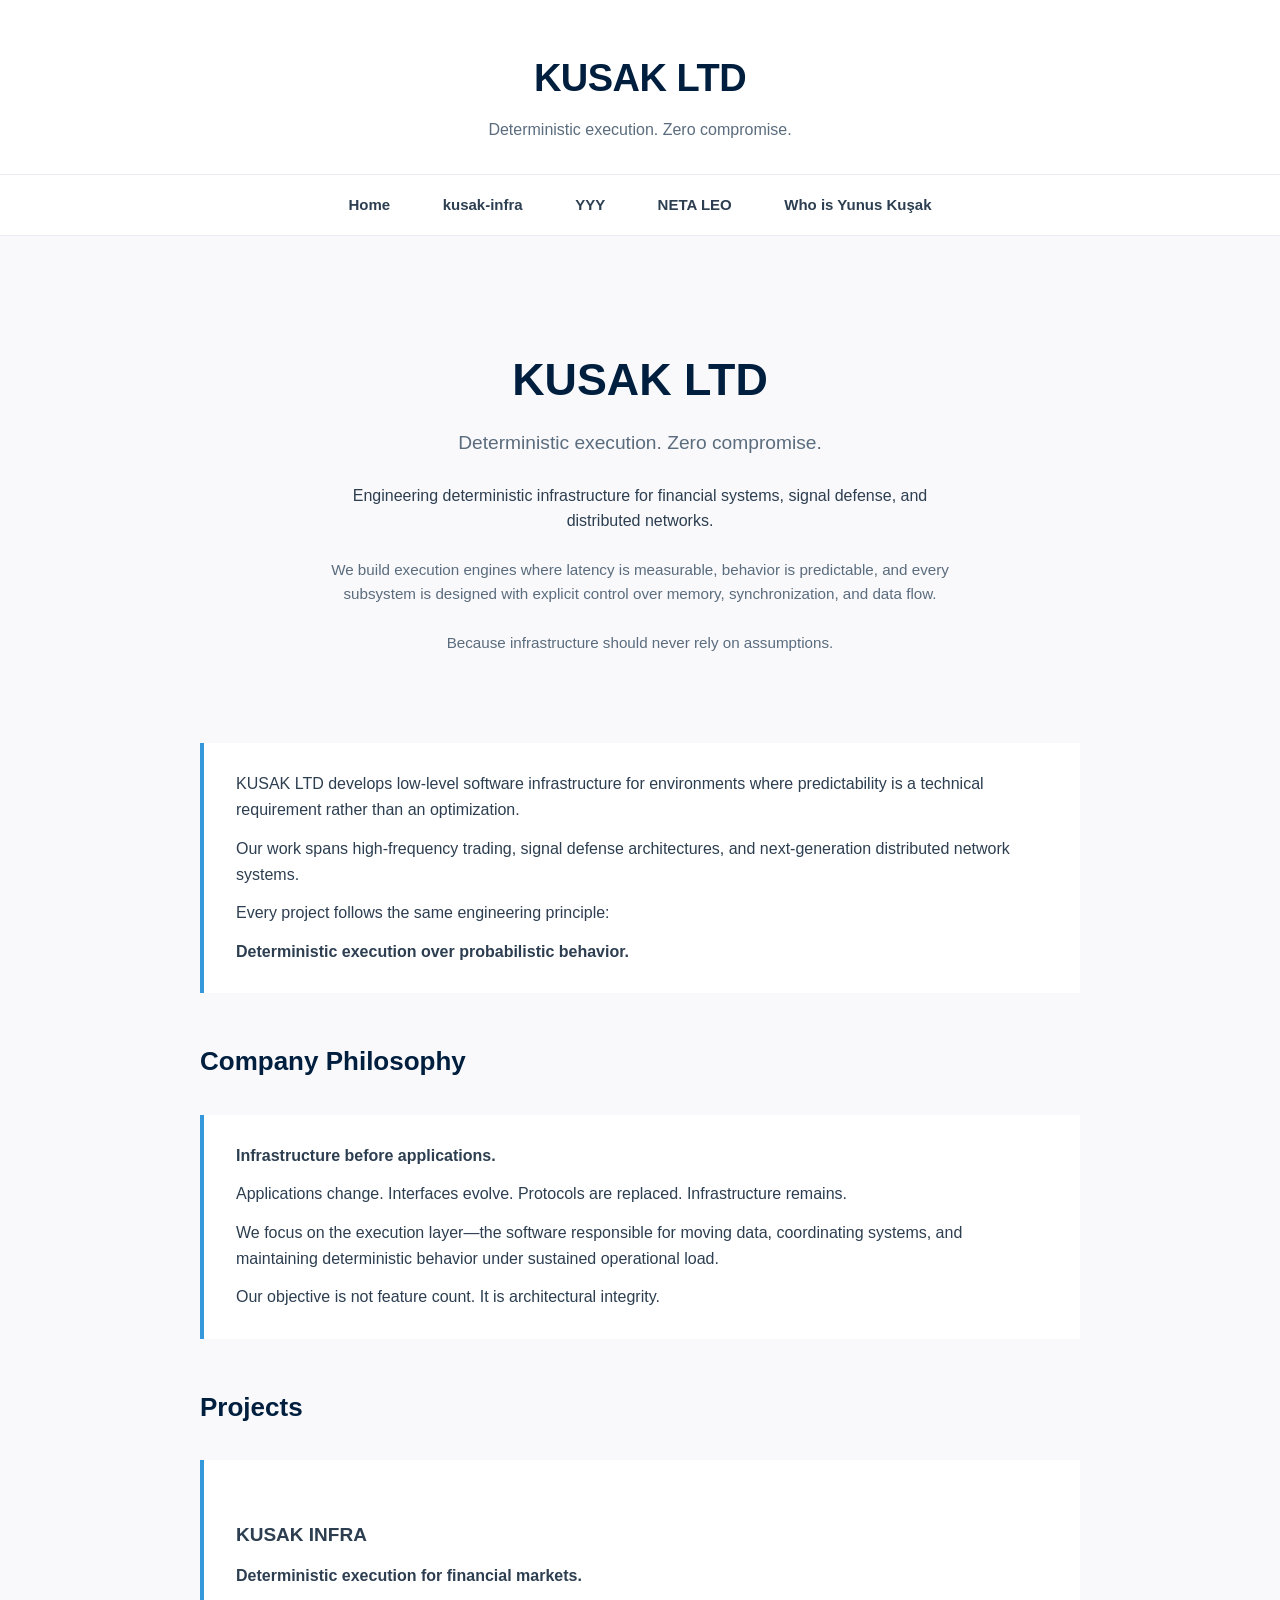
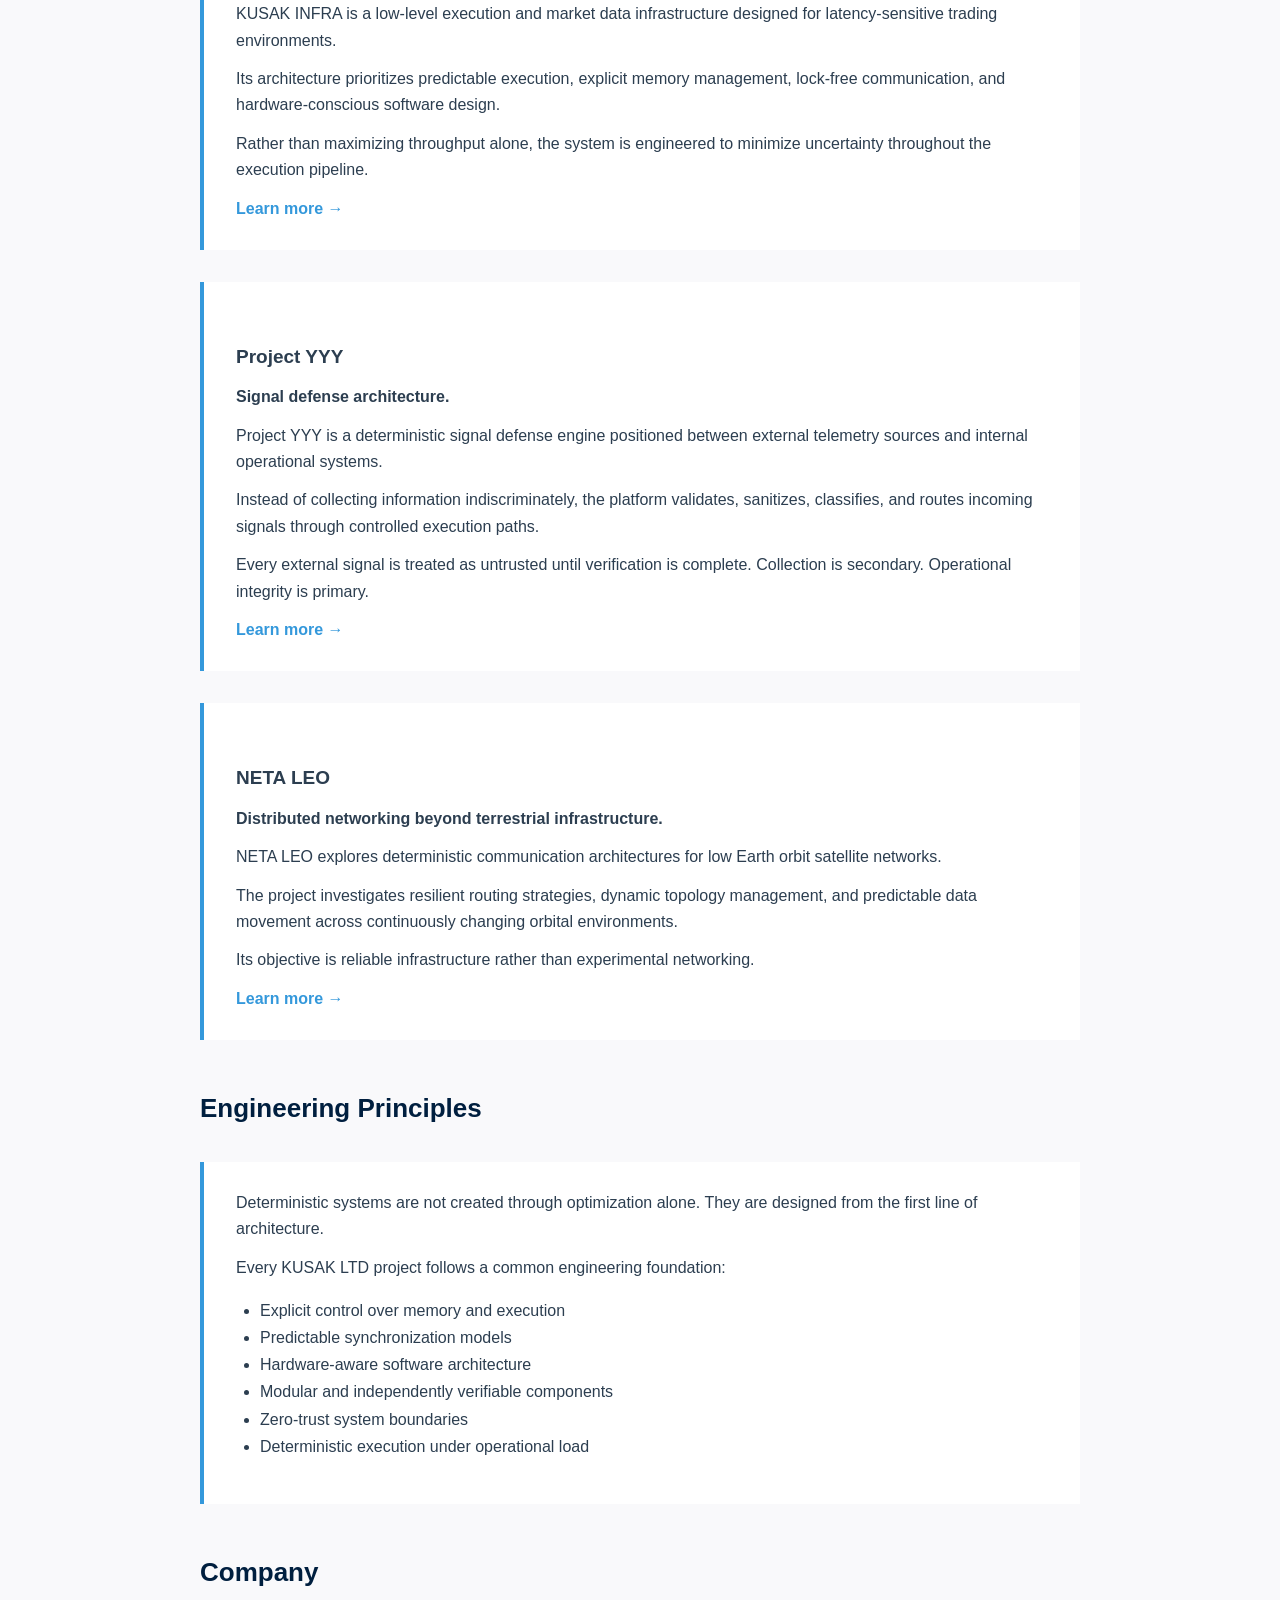
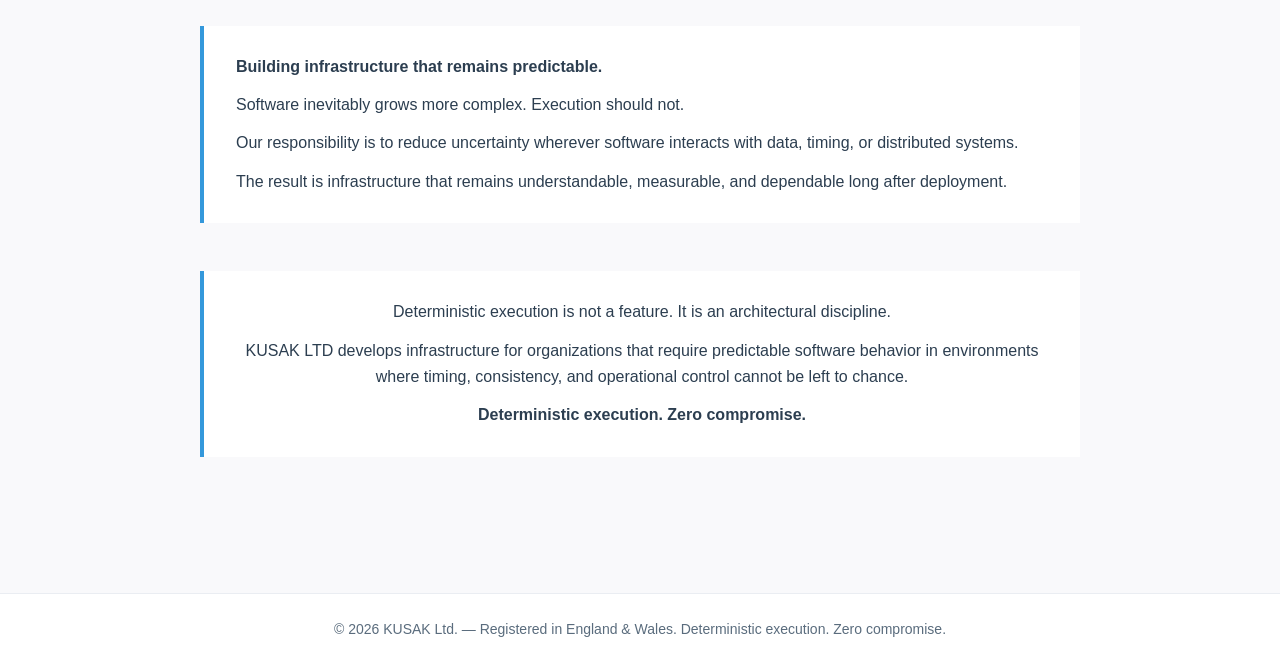
<file: index.html>
<!DOCTYPE html>
<html lang="en">
<head>
    <meta charset="UTF-8">
    <meta name="viewport" content="width=device-width, initial-scale=1.0">
    <title>KUSAK Ltd. — Deterministic Execution. Zero Compromise.</title>
    <link rel="stylesheet" href="style.css">
    <script type="application/ld+json">
    {
      "@context": "https://schema.org",
      "@type": "Organization",
      "name": "KUSAK Ltd.",
      "url": "https://kusak.uk",
      "sameAs": [
        "https://www.linkedin.com/company/kusak-ltd/",
        "https://github.com/yunuskusak/kusak-infra.git"
      ],
      "founder": {
        "@type": "Person",
        "name": "Yunus Kuşak",
        "url": "https://yunuskusak.cloud",
        "sameAs": [
          "https://www.wikidata.org/wiki/Q140133362",
          "https://www.linkedin.com/in/yunus-kuşak-900761386",
          "https://github.com/yunuskusak"
        ]
      },
      "contactPoint": {
        "@type": "ContactPoint",
        "contactType": "customer service",
        "email": "kusakyunus54@gmail.com",
        "availableLanguage": ["Turkish", "English"]
      }
    }
    </script>
    <script type="application/ld+json">
{
  "@context": "https://schema.org",
  "@type": "WebSite",
  "url": "https://kusak.uk/",
  "publisher": {
    "@type": "Organization",
    "name": "KUSAK Ltd.",
    "sameAs": [
      "https://yunuskusak.cloud/",
      "https://kusak.uk/"
    ]
  }
}
</script>

<script type="application/ld+json">
{
  "@context": "https://schema.org",
  "@type": "Person",
  "name": "Yunus Kuşak",
  "url": "https://yunuskusak.cloud/",
  "sameAs": [
    "https://kusak.uk/",
    "https://www.linkedin.com/in/yunus-kuşak-900761386",
    "https://github.com/yunuskusak"
  ]
}
</script>
</head>
<body>
    <header class="site-header">
        <h1>KUSAK LTD</h1>
        <p>Deterministic execution. Zero compromise.</p>
    </header>
    <nav>
        <a href="index.html">Home</a>
        <a href="surumler.html">kusak-infra</a>
        <a href="yyy.html">YYY</a>
        <a href="neta-leo.html">NETA LEO</a>
        <a href="founder.html">Who is Yunus Kuşak</a>
    </nav>


    <section class="container" style="text-align:center; padding-top:60px; padding-bottom:40px;">
        <h1 style="font-size:2.8rem; color:#001F3F; margin-bottom:12px;">KUSAK LTD</h1>
        <p style="font-size:1.2rem; color:#5A6C7D; margin-bottom:24px;">Deterministic execution. Zero compromise.</p>
        <p style="font-size:1.0rem; color:#2C3E50; max-width:650px; margin:0 auto 24px auto;">
            Engineering deterministic infrastructure for financial systems, signal defense, and distributed networks.
        </p>
        <p style="font-size:0.95rem; color:#5A6C7D; max-width:650px; margin:0 auto 24px auto;">
            We build execution engines where latency is measurable, behavior is predictable, and every subsystem is designed with explicit control over memory, synchronization, and data flow.
        </p>
        <p style="font-size:0.95rem; color:#5A6C7D; max-width:650px; margin:0 auto 0 auto;">
            Because infrastructure should never rely on assumptions.
        </p>
    </section>


    <section class="container">
        <div class="kart-kutu">
            <p>KUSAK LTD develops low-level software infrastructure for environments where predictability is a technical requirement rather than an optimization.</p>
            <p>Our work spans high-frequency trading, signal defense architectures, and next-generation distributed network systems.</p>
            <p>Every project follows the same engineering principle:</p>
            <p><strong>Deterministic execution over probabilistic behavior.</strong></p>
        </div>
    </section>


    <section class="container">
        <h2>Company Philosophy</h2>
        <div class="kart-kutu">
            <p><strong>Infrastructure before applications.</strong></p>
            <p>Applications change. Interfaces evolve. Protocols are replaced. Infrastructure remains.</p>
            <p>We focus on the execution layer—the software responsible for moving data, coordinating systems, and maintaining deterministic behavior under sustained operational load.</p>
            <p>Our objective is not feature count. It is architectural integrity.</p>
        </div>
    </section>

  
    <section class="container">
        <h2>Projects</h2>

        <div class="kart-kutu">
            <h3>KUSAK INFRA</h3>
            <p><strong>Deterministic execution for financial markets.</strong></p>
            <p>KUSAK INFRA is a low-level execution and market data infrastructure designed for latency-sensitive trading environments.</p>
            <p>Its architecture prioritizes predictable execution, explicit memory management, lock-free communication, and hardware-conscious software design.</p>
            <p>Rather than maximizing throughput alone, the system is engineered to minimize uncertainty throughout the execution pipeline.</p>
            <p><a href="kusak-infra.html">Learn more →</a></p>
        </div>

        <div class="kart-kutu">
            <h3>Project YYY</h3>
            <p><strong>Signal defense architecture.</strong></p>
            <p>Project YYY is a deterministic signal defense engine positioned between external telemetry sources and internal operational systems.</p>
            <p>Instead of collecting information indiscriminately, the platform validates, sanitizes, classifies, and routes incoming signals through controlled execution paths.</p>
            <p>Every external signal is treated as untrusted until verification is complete. Collection is secondary. Operational integrity is primary.</p>
            <p><a href="yyy.html">Learn more →</a></p>
        </div>

        <div class="kart-kutu">
            <h3>NETA LEO</h3>
            <p><strong>Distributed networking beyond terrestrial infrastructure.</strong></p>
            <p>NETA LEO explores deterministic communication architectures for low Earth orbit satellite networks.</p>
            <p>The project investigates resilient routing strategies, dynamic topology management, and predictable data movement across continuously changing orbital environments.</p>
            <p>Its objective is reliable infrastructure rather than experimental networking.</p>
            <p><a href="neta-leo.html">Learn more →</a></p>
        </div>
    </section>


    <section class="container">
        <h2>Engineering Principles</h2>
        <div class="kart-kutu">
            <p>Deterministic systems are not created through optimization alone. They are designed from the first line of architecture.</p>
            <p>Every KUSAK LTD project follows a common engineering foundation:</p>
            <ul>
                <li>Explicit control over memory and execution</li>
                <li>Predictable synchronization models</li>
                <li>Hardware-aware software architecture</li>
                <li>Modular and independently verifiable components</li>
                <li>Zero-trust system boundaries</li>
                <li>Deterministic execution under operational load</li>
            </ul>
        </div>
    </section>

  
    <section class="container">
        <h2>Company</h2>
        <div class="kart-kutu">
            <p><strong>Building infrastructure that remains predictable.</strong></p>
            <p>Software inevitably grows more complex. Execution should not.</p>
            <p>Our responsibility is to reduce uncertainty wherever software interacts with data, timing, or distributed systems.</p>
            <p>The result is infrastructure that remains understandable, measurable, and dependable long after deployment.</p>
        </div>
    </section>

 
    <section class="container" style="text-align:center; padding-bottom:40px;">
        <div class="kart-kutu">
            <p>Deterministic execution is not a feature. It is an architectural discipline.</p>
            <p>KUSAK LTD develops infrastructure for organizations that require predictable software behavior in environments where timing, consistency, and operational control cannot be left to chance.</p>
            <p><strong>Deterministic execution. Zero compromise.</strong></p>
        </div>
    </section>

    <footer>
        <p>&copy; 2026 KUSAK Ltd. — Registered in England &amp; Wales. Deterministic execution. Zero compromise.</p>
    </footer>
</body>
</html>
</file>
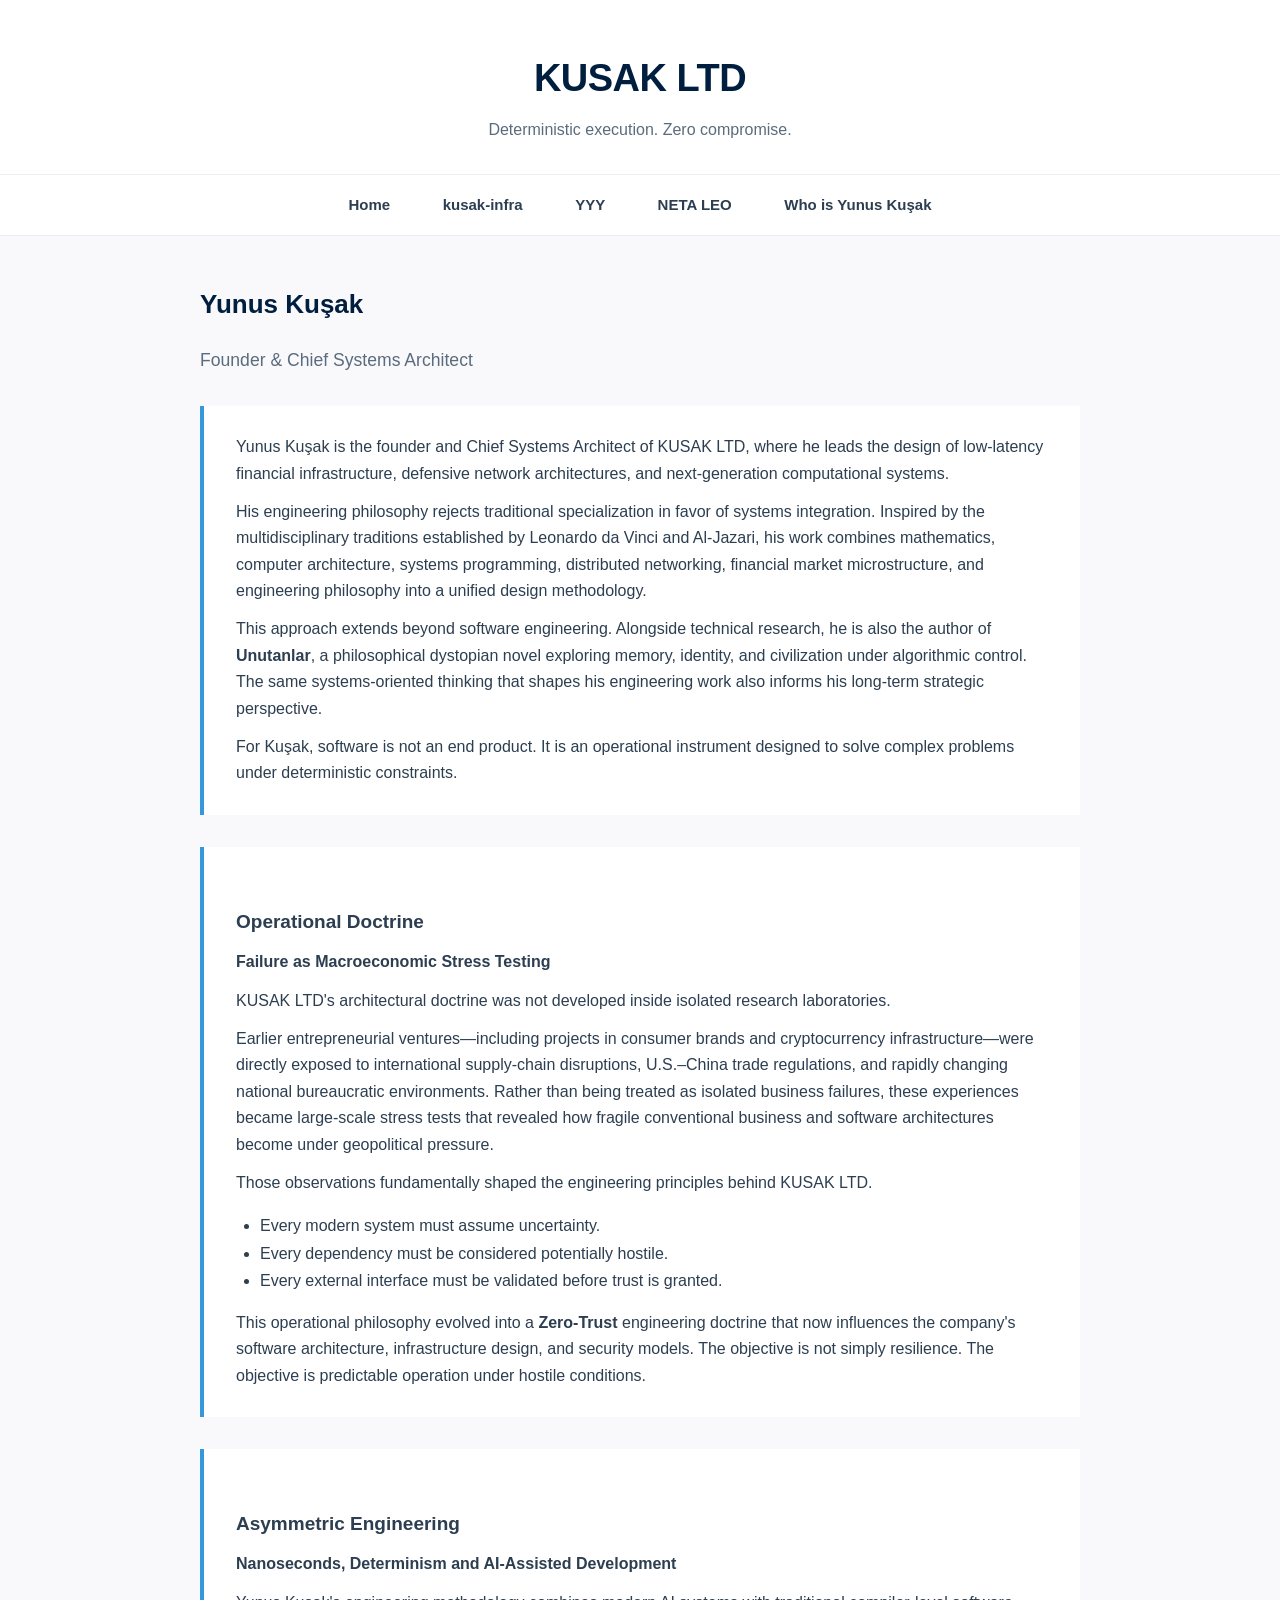
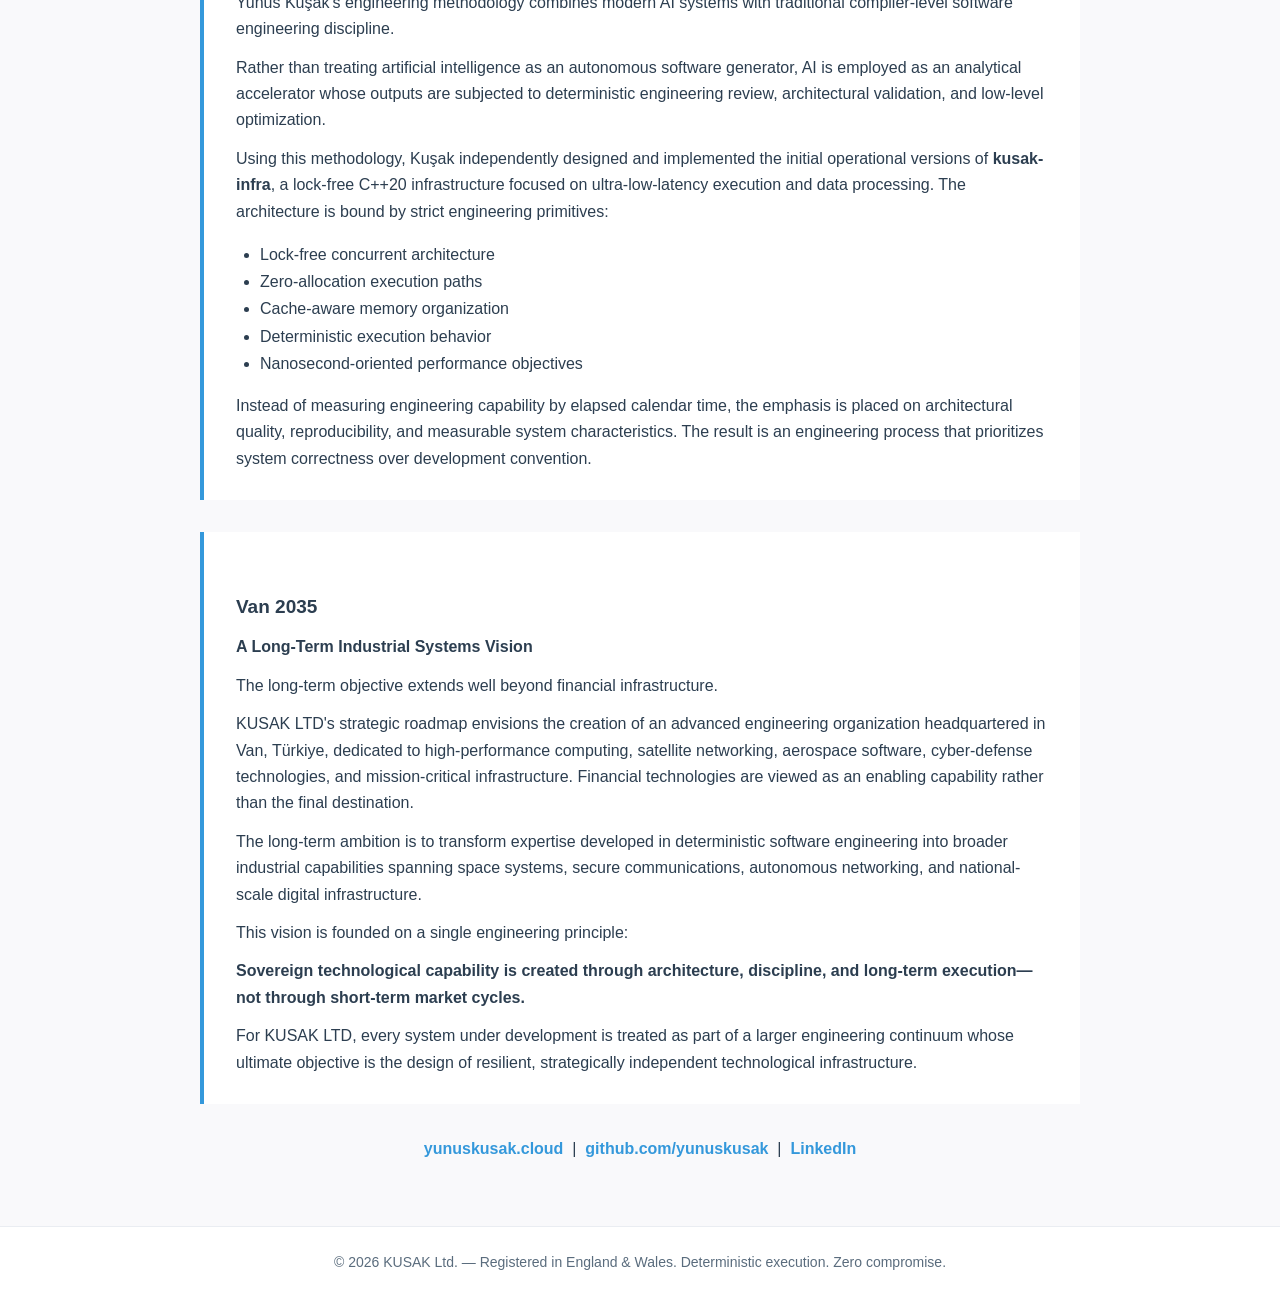
<file: founder.html>
<!DOCTYPE html>
<html lang="en">
<head>
    <meta charset="UTF-8">
    <meta name="viewport" content="width=device-width, initial-scale=1.0">
    <title>Yunus Kuşak | Founder & Chief Systems Architect</title>
    <meta name="description" content="Yunus Kuşak: Chief Systems Architect of KUSAK Ltd. Expert in LEO constellations, HFT infrastructure, and deterministic software engineering. Author of Unutanlar.">
    <link rel="stylesheet" href="style.css">

 
    <script type="application/ld+json">
    {
      "@context": "https://schema.org",
      "@type": "Person",
      "name": "Yunus Kuşak",
      "jobTitle": "Chief Systems Architect & Founder",
      "url": "https://yunuskusak.cloud",
      "sameAs": [
        "https://www.linkedin.com/in/yunus-kuşak-900761386",
        "https://github.com/yunuskusak",
        "https://www.wikidata.org/wiki/Q140133362"
      ],
      "worksFor": {
        "@type": "Organization",
        "name": "KUSAK Ltd.",
        "url": "https://kusak.uk"
      },
      "alumniOf": {
        "@type": "CollegeOrUniversity",
        "name": "Erzincan Binali Yıldırım University"
      },
      "knowsAbout": ["High-Frequency Trading", "Satellite Networks", "Cybersecurity", "Engineering Philosophy"],
      "description": "Founder of KUSAK Ltd. focusing on deterministic execution, low-latency systems, and resilient space infrastructure."
    }
    </script>
</head>
<body>
    <header class="site-header">
        <h1>KUSAK LTD</h1>
        <p>Deterministic execution. Zero compromise.</p>
    </header>
    <nav>
        <a href="index.html">Home</a>
        <a href="surumler.html">kusak-infra</a>
        <a href="yyy.html">YYY</a>
        <a href="neta-leo.html">NETA LEO</a>
        <a href="founder.html">Who is Yunus Kuşak</a>
    </nav>
    <section class="container">
        <h2>Yunus Kuşak</h2>
        <p style="font-size: 1.1rem; color: #5A6C7D; margin-bottom: 32px;">Founder & Chief Systems Architect</p>

        <div class="kart-kutu">
            <p>Yunus Kuşak is the founder and Chief Systems Architect of KUSAK LTD, where he leads the design of low-latency financial infrastructure, defensive network architectures, and next-generation computational systems.</p>
            <p>His engineering philosophy rejects traditional specialization in favor of systems integration. Inspired by the multidisciplinary traditions established by Leonardo da Vinci and Al-Jazari, his work combines mathematics, computer architecture, systems programming, distributed networking, financial market microstructure, and engineering philosophy into a unified design methodology.</p>
            <p>This approach extends beyond software engineering. Alongside technical research, he is also the author of <strong>Unutanlar</strong>, a philosophical dystopian novel exploring memory, identity, and civilization under algorithmic control. The same systems-oriented thinking that shapes his engineering work also informs his long-term strategic perspective.</p>
            <p>For Kuşak, software is not an end product. It is an operational instrument designed to solve complex problems under deterministic constraints.</p>
        </div>

        <div class="kart-kutu">
            <h3>Operational Doctrine</h3>
            <p><strong>Failure as Macroeconomic Stress Testing</strong></p>
            <p>KUSAK LTD's architectural doctrine was not developed inside isolated research laboratories.</p>
            <p>Earlier entrepreneurial ventures—including projects in consumer brands and cryptocurrency infrastructure—were directly exposed to international supply-chain disruptions, U.S.–China trade regulations, and rapidly changing national bureaucratic environments. Rather than being treated as isolated business failures, these experiences became large-scale stress tests that revealed how fragile conventional business and software architectures become under geopolitical pressure.</p>
            <p>Those observations fundamentally shaped the engineering principles behind KUSAK LTD.</p>
            <ul>
                <li>Every modern system must assume uncertainty.</li>
                <li>Every dependency must be considered potentially hostile.</li>
                <li>Every external interface must be validated before trust is granted.</li>
            </ul>
            <p>This operational philosophy evolved into a <strong>Zero-Trust</strong> engineering doctrine that now influences the company's software architecture, infrastructure design, and security models. The objective is not simply resilience. The objective is predictable operation under hostile conditions.</p>
        </div>

        <div class="kart-kutu">
            <h3>Asymmetric Engineering</h3>
            <p><strong>Nanoseconds, Determinism and AI-Assisted Development</strong></p>
            <p>Yunus Kuşak's engineering methodology combines modern AI systems with traditional compiler-level software engineering discipline.</p>
            <p>Rather than treating artificial intelligence as an autonomous software generator, AI is employed as an analytical accelerator whose outputs are subjected to deterministic engineering review, architectural validation, and low-level optimization.</p>
            <p>Using this methodology, Kuşak independently designed and implemented the initial operational versions of <strong>kusak-infra</strong>, a lock-free C++20 infrastructure focused on ultra-low-latency execution and data processing. The architecture is bound by strict engineering primitives:</p>
            <ul>
                <li>Lock-free concurrent architecture</li>
                <li>Zero-allocation execution paths</li>
                <li>Cache-aware memory organization</li>
                <li>Deterministic execution behavior</li>
                <li>Nanosecond-oriented performance objectives</li>
            </ul>
            <p>Instead of measuring engineering capability by elapsed calendar time, the emphasis is placed on architectural quality, reproducibility, and measurable system characteristics. The result is an engineering process that prioritizes system correctness over development convention.</p>
        </div>

        <div class="kart-kutu">
            <h3>Van 2035</h3>
            <p><strong>A Long-Term Industrial Systems Vision</strong></p>
            <p>The long-term objective extends well beyond financial infrastructure.</p>
            <p>KUSAK LTD's strategic roadmap envisions the creation of an advanced engineering organization headquartered in Van, Türkiye, dedicated to high-performance computing, satellite networking, aerospace software, cyber-defense technologies, and mission-critical infrastructure. Financial technologies are viewed as an enabling capability rather than the final destination.</p>
            <p>The long-term ambition is to transform expertise developed in deterministic software engineering into broader industrial capabilities spanning space systems, secure communications, autonomous networking, and national-scale digital infrastructure.</p>
            <p>This vision is founded on a single engineering principle:</p>
            <p><strong>Sovereign technological capability is created through architecture, discipline, and long-term execution—not through short-term market cycles.</strong></p>
            <p>For KUSAK LTD, every system under development is treated as part of a larger engineering continuum whose ultimate objective is the design of resilient, strategically independent technological infrastructure.</p>
        </div>

        <p style="text-align: center; margin-top: 32px;">
            <a href="https://yunuskusak.cloud" target="_blank" rel="noopener">yunuskusak.cloud</a> &nbsp;|&nbsp;
            <a href="https://github.com/yunuskusak" target="_blank" rel="noopener">github.com/yunuskusak</a> &nbsp;|&nbsp;
            <a href="https://linkedin.com/in/yunus-kuşak-900761386" target="_blank" rel="noopener">LinkedIn</a>
        </p>
    </section>
    <footer>
        <p>&copy; 2026 KUSAK Ltd. — Registered in England &amp; Wales. Deterministic execution. Zero compromise.</p>
    </footer>
</body>
</html>
</file>
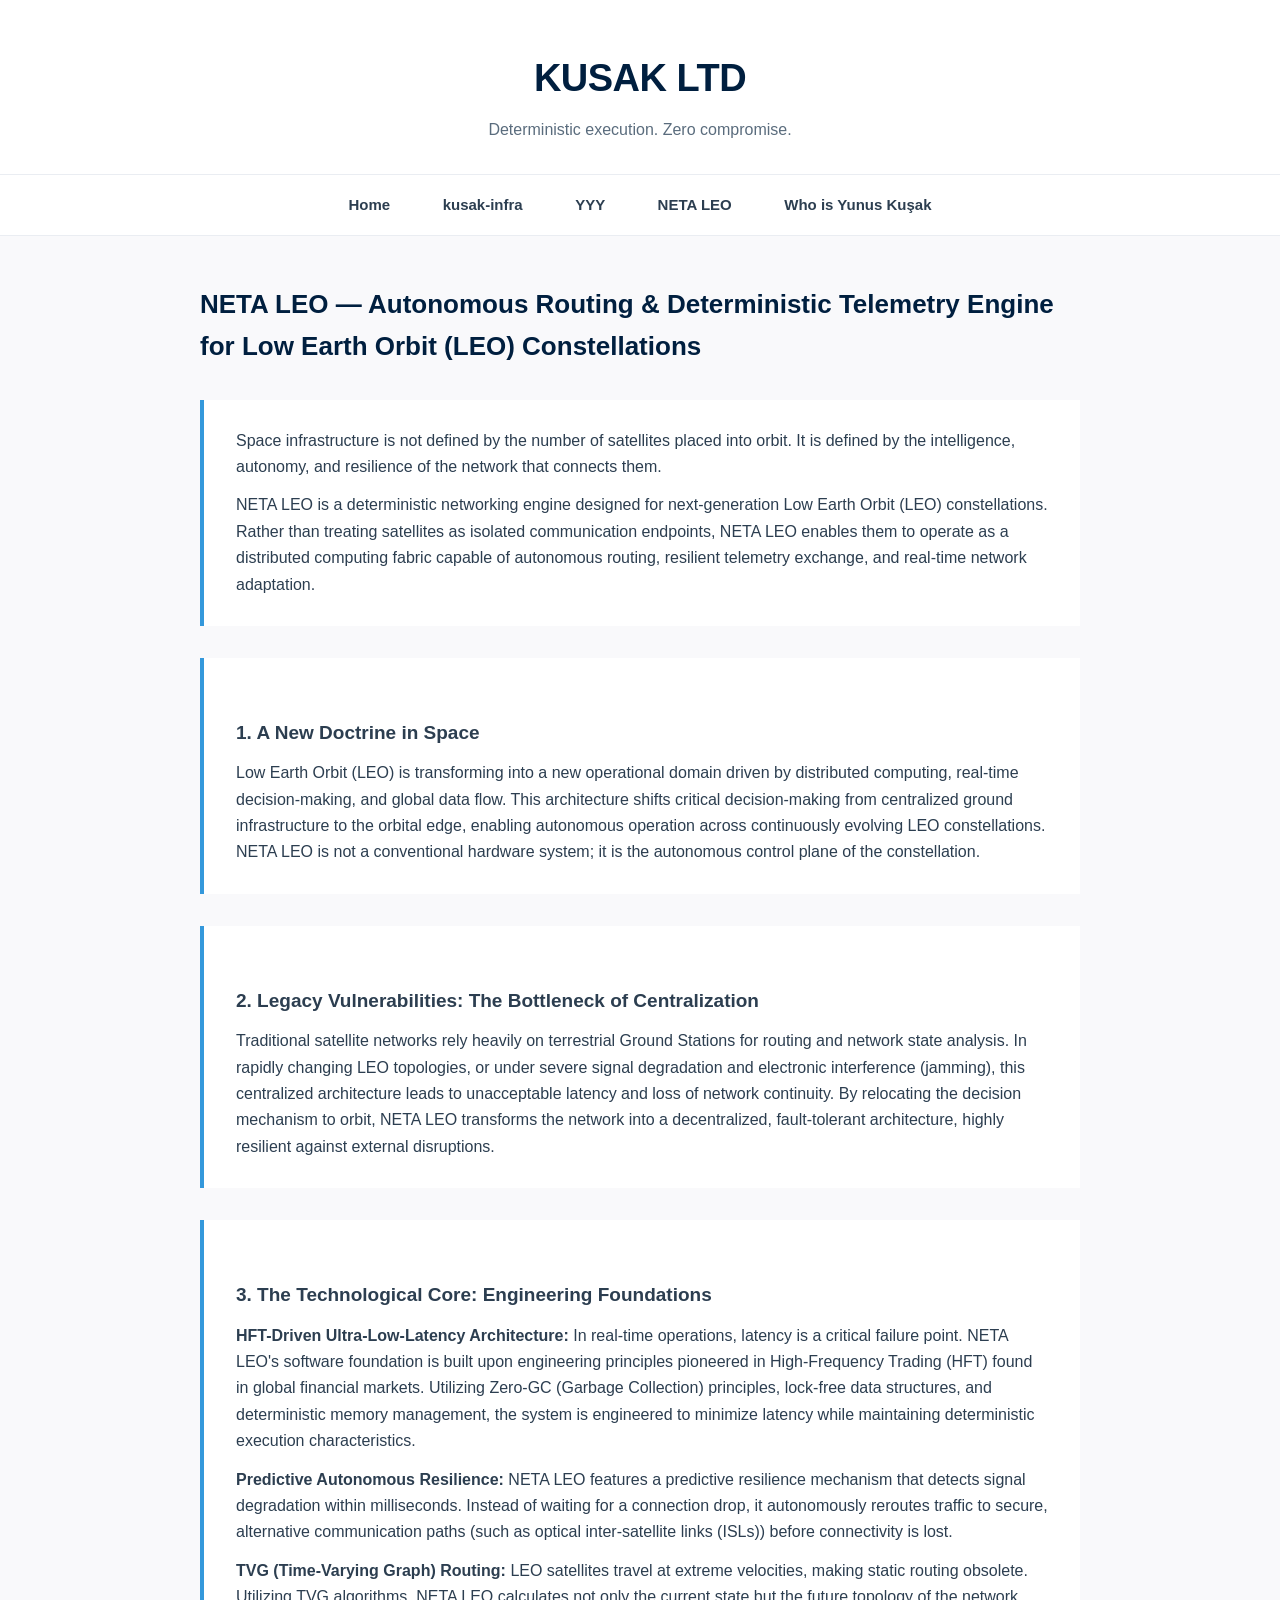
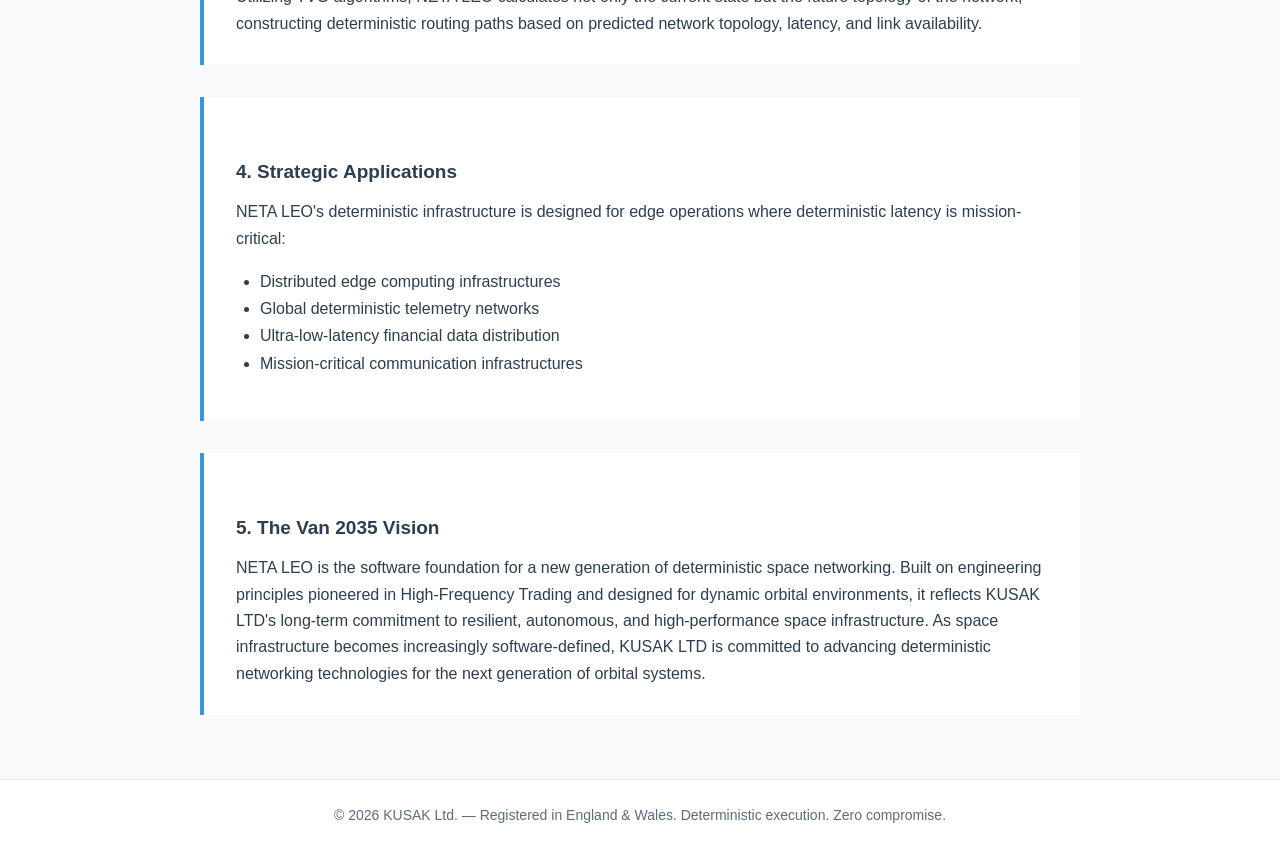
<file: neta-leo.html>
<!DOCTYPE html>
<html lang="en">
<head>
    <meta charset="UTF-8">
    <meta name="viewport" content="width=device-width, initial-scale=1.0">
    <title>KUSAK Ltd. | NETA LEO — Autonomous Space Routing</title>
    <meta name="description" content="NETA LEO: Deterministic telemetry and autonomous routing engine for Low Earth Orbit constellations. Developed by Kusak Ltd. using HFT engineering principles.">
    <link rel="stylesheet" href="style.css">
    <script type="application/ld+json">
    {
      "@context": "https://schema.org",
      "@type": "CreativeWork",
      "name": "NETA LEO",
      "abstract": "Autonomous routing and deterministic telemetry engine for LEO constellations based on HFT architecture.",
      "creator": {
        "@type": "Person",
        "name": "Yunus Kuşak",
        "url": "https://yunuskusak.cloud"
      },
      "provider": {
        "@type": "Organization",
        "name": "KUSAK Ltd.",
        "url": "https://kusak.uk"
      },
      "keywords": [
        "LEO Constellation", 
        "Autonomous Routing", 
        "HFT Architecture", 
        "Space Telemetry", 
        "Deterministic Networking", 
        "Van 2035 Vision"
      ]
    }
    </script>
</head>
<body>
    <header class="site-header">
        <h1>KUSAK LTD</h1>
        <p>Deterministic execution. Zero compromise.</p>
    </header>
    <nav>
        <a href="index.html">Home</a>
        <a href="surumler.html">kusak-infra</a>
        <a href="yyy.html">YYY</a>
        <a href="neta-leo.html">NETA LEO</a>
        <a href="founder.html">Who is Yunus Kuşak</a>
    </nav>
    <section class="container">
        <h2>NETA LEO — Autonomous Routing & Deterministic Telemetry Engine for Low Earth Orbit (LEO) Constellations</h2>

        <div class="kart-kutu">
            <p>Space infrastructure is not defined by the number of satellites placed into orbit. It is defined by the intelligence, autonomy, and resilience of the network that connects them.</p>
            <p>NETA LEO is a deterministic networking engine designed for next-generation Low Earth Orbit (LEO) constellations. Rather than treating satellites as isolated communication endpoints, NETA LEO enables them to operate as a distributed computing fabric capable of autonomous routing, resilient telemetry exchange, and real-time network adaptation.</p>
        </div>

        <div class="kart-kutu">
            <h3>1. A New Doctrine in Space</h3>
            <p>Low Earth Orbit (LEO) is transforming into a new operational domain driven by distributed computing, real-time decision-making, and global data flow. This architecture shifts critical decision-making from centralized ground infrastructure to the orbital edge, enabling autonomous operation across continuously evolving LEO constellations. NETA LEO is not a conventional hardware system; it is the autonomous control plane of the constellation.</p>
        </div>

        <div class="kart-kutu">
            <h3>2. Legacy Vulnerabilities: The Bottleneck of Centralization</h3>
            <p>Traditional satellite networks rely heavily on terrestrial Ground Stations for routing and network state analysis. In rapidly changing LEO topologies, or under severe signal degradation and electronic interference (jamming), this centralized architecture leads to unacceptable latency and loss of network continuity. By relocating the decision mechanism to orbit, NETA LEO transforms the network into a decentralized, fault-tolerant architecture, highly resilient against external disruptions.</p>
        </div>

        <div class="kart-kutu">
            <h3>3. The Technological Core: Engineering Foundations</h3>
            <p><strong>HFT-Driven Ultra-Low-Latency Architecture:</strong> In real-time operations, latency is a critical failure point. NETA LEO's software foundation is built upon engineering principles pioneered in High-Frequency Trading (HFT) found in global financial markets. Utilizing Zero-GC (Garbage Collection) principles, lock-free data structures, and deterministic memory management, the system is engineered to minimize latency while maintaining deterministic execution characteristics.</p>
            <p><strong>Predictive Autonomous Resilience:</strong> NETA LEO features a predictive resilience mechanism that detects signal degradation within milliseconds. Instead of waiting for a connection drop, it autonomously reroutes traffic to secure, alternative communication paths (such as optical inter-satellite links (ISLs)) before connectivity is lost.</p>
            <p><strong>TVG (Time-Varying Graph) Routing:</strong> LEO satellites travel at extreme velocities, making static routing obsolete. Utilizing TVG algorithms, NETA LEO calculates not only the current state but the future topology of the network, constructing deterministic routing paths based on predicted network topology, latency, and link availability.</p>
        </div>

        <div class="kart-kutu">
            <h3>4. Strategic Applications</h3>
            <p>NETA LEO's deterministic infrastructure is designed for edge operations where deterministic latency is mission-critical:</p>
            <ul>
                <li>Distributed edge computing infrastructures</li>
                <li>Global deterministic telemetry networks</li>
                <li>Ultra-low-latency financial data distribution</li>
                <li>Mission-critical communication infrastructures</li>
            </ul>
        </div>

        <div class="kart-kutu">
            <h3>5. The Van 2035 Vision</h3>
            <p>NETA LEO is the software foundation for a new generation of deterministic space networking. Built on engineering principles pioneered in High-Frequency Trading and designed for dynamic orbital environments, it reflects KUSAK LTD's long-term commitment to resilient, autonomous, and high-performance space infrastructure. As space infrastructure becomes increasingly software-defined, KUSAK LTD is committed to advancing deterministic networking technologies for the next generation of orbital systems.</p>
        </div>
    </section>
    <footer>
        <p>&copy; 2026 KUSAK Ltd. — Registered in England &amp; Wales. Deterministic execution. Zero compromise.</p>
    </footer>
</body>
</html>
</file>
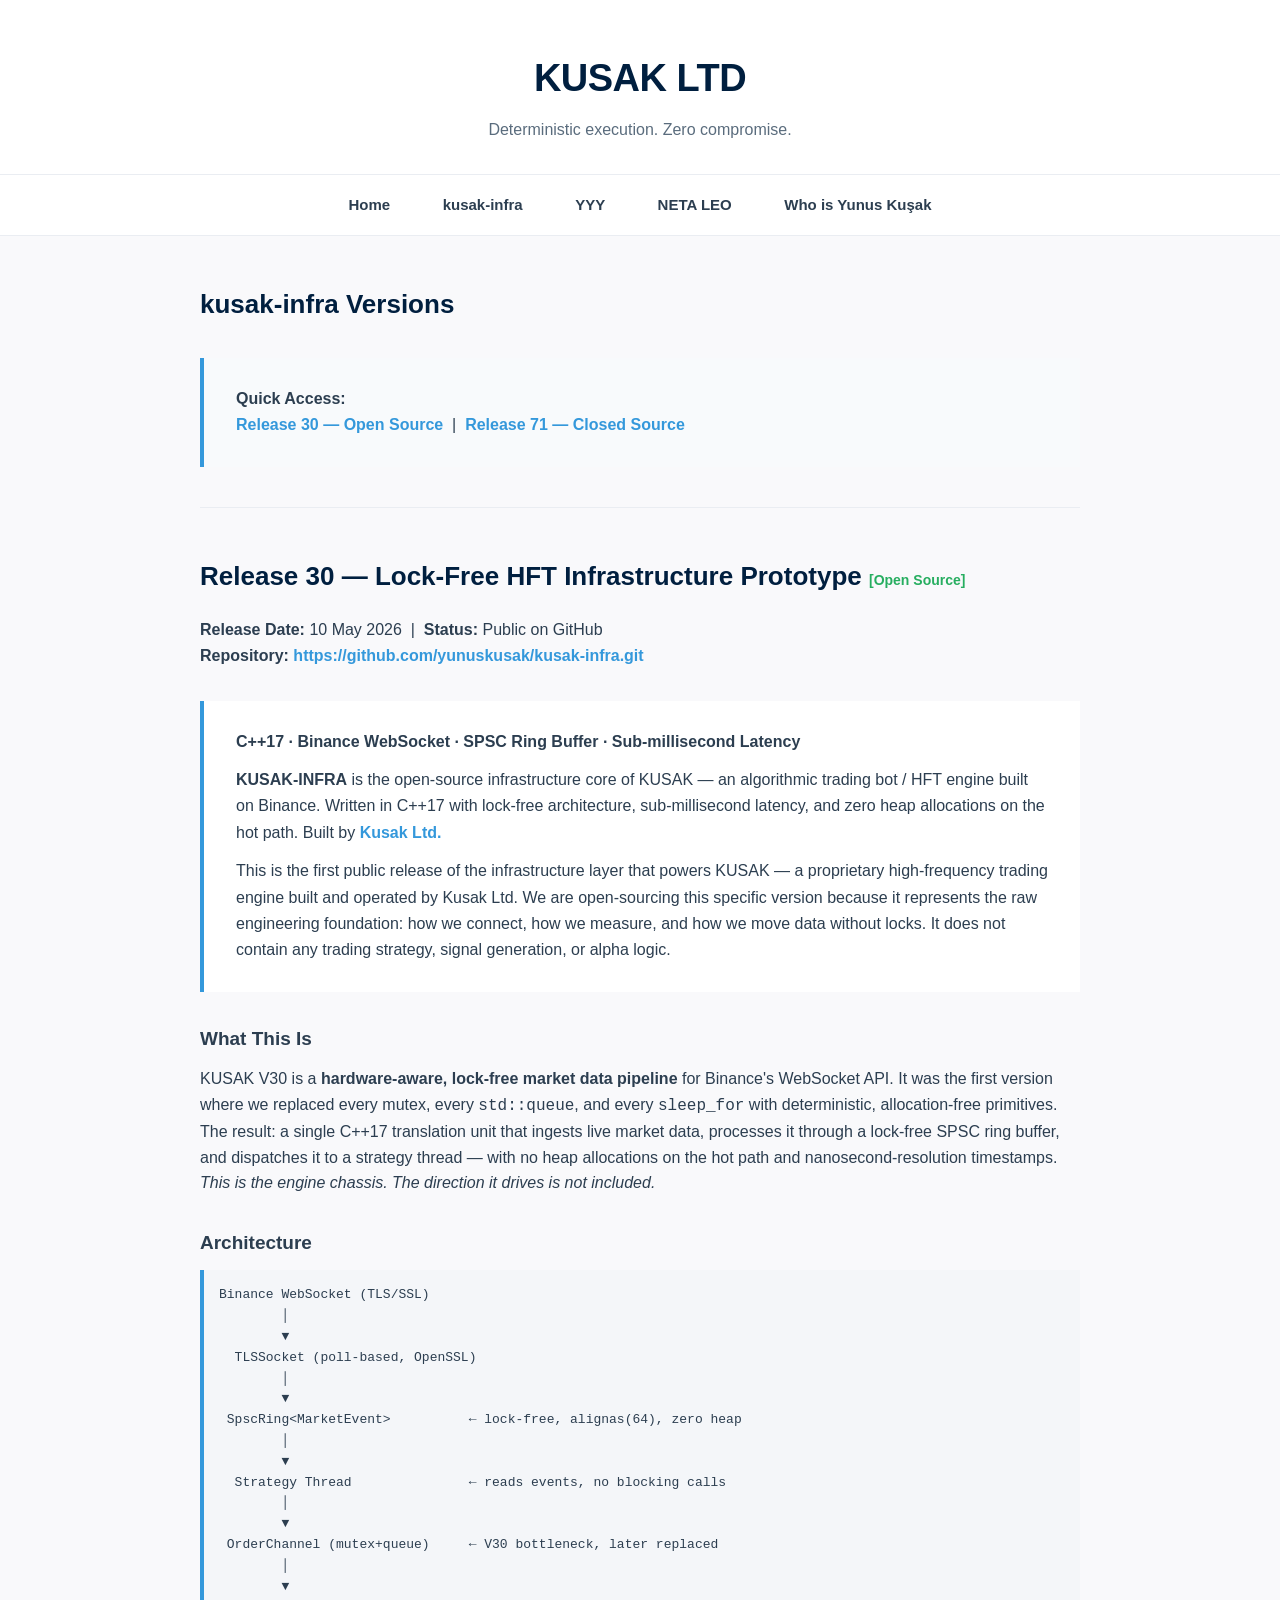
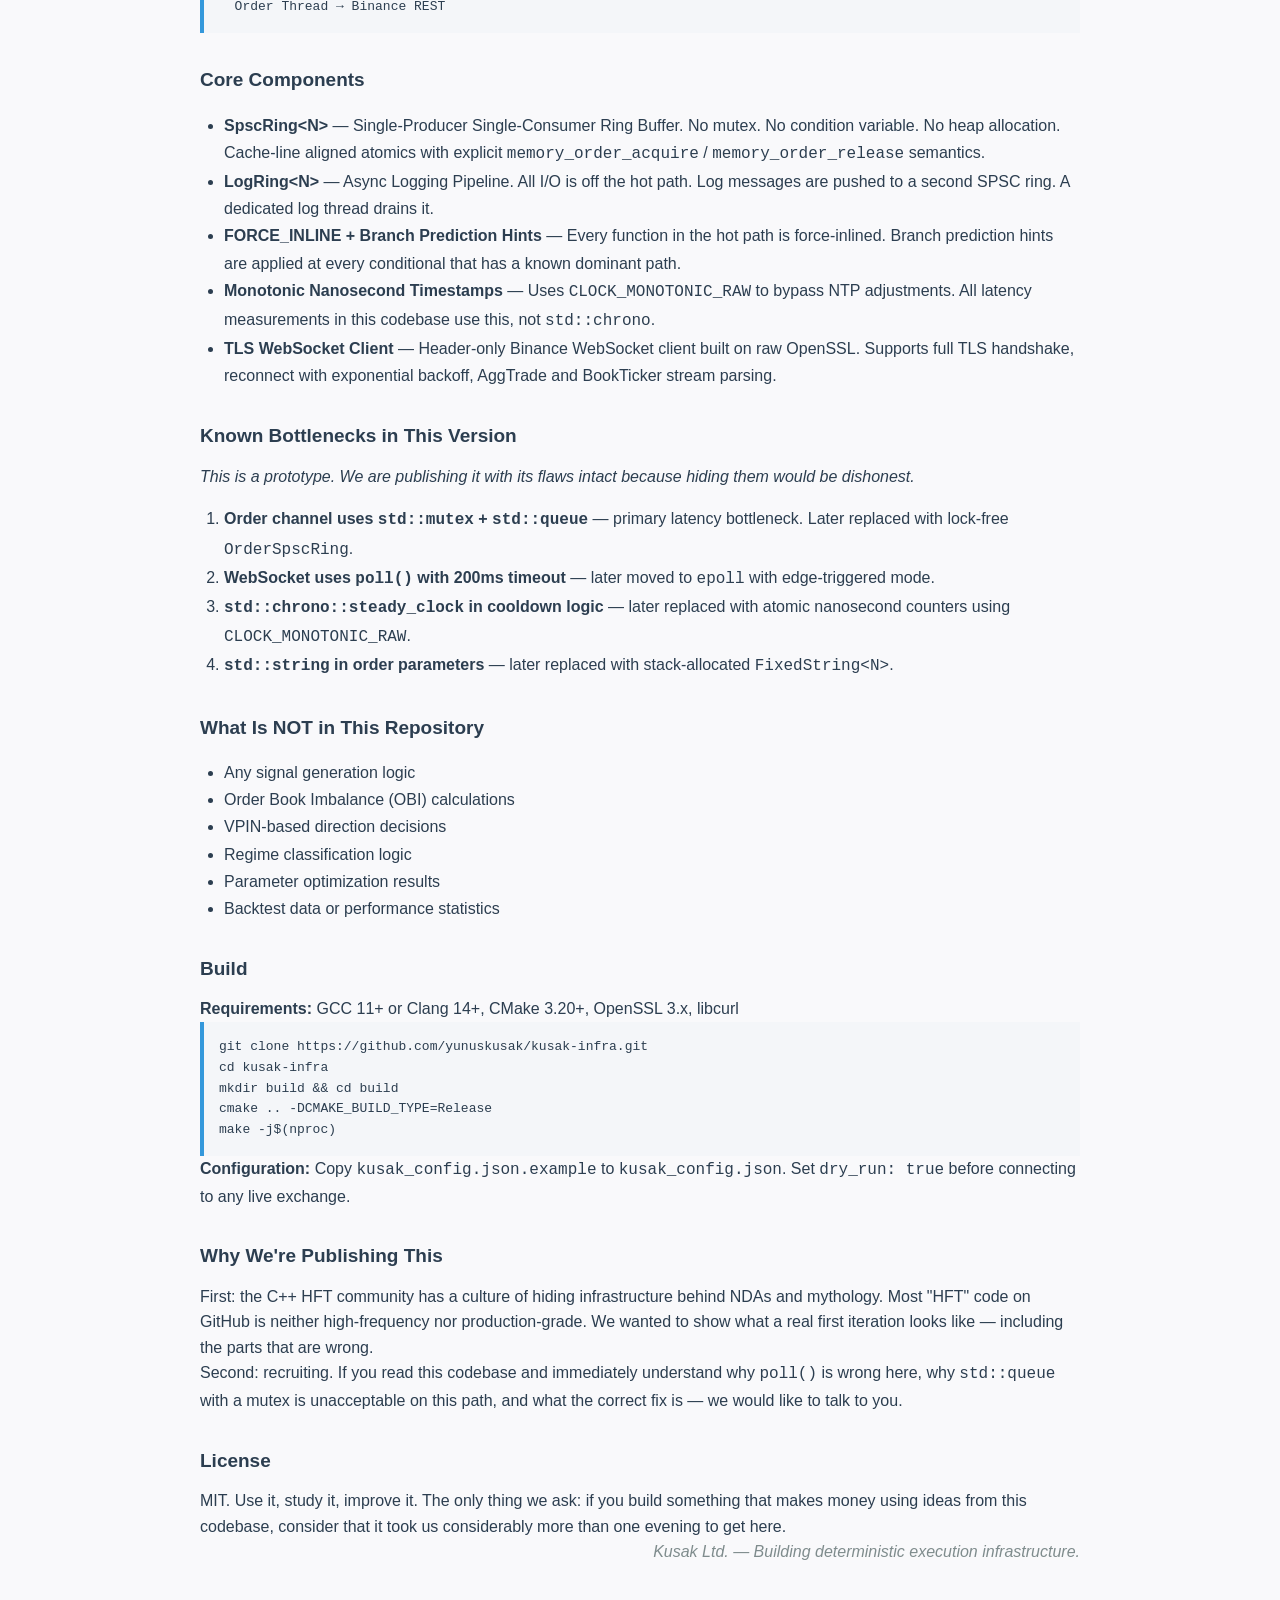
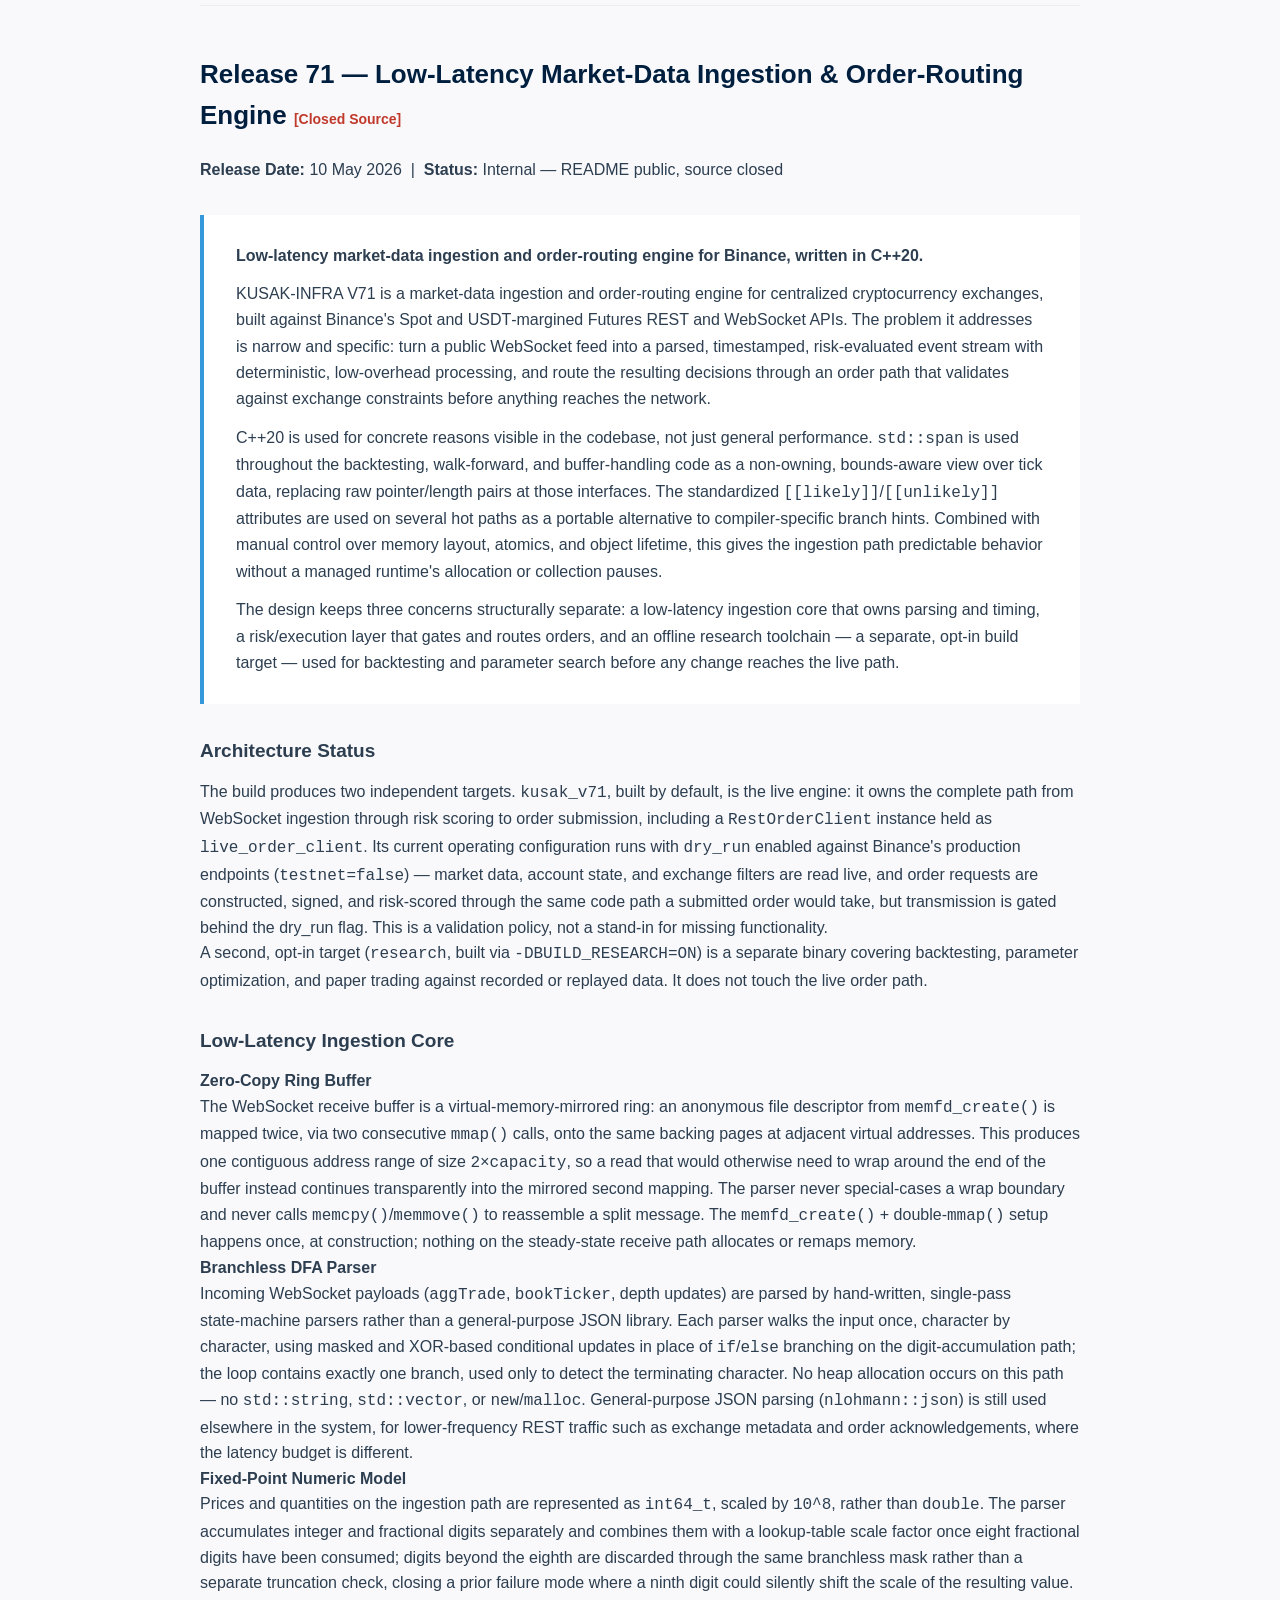
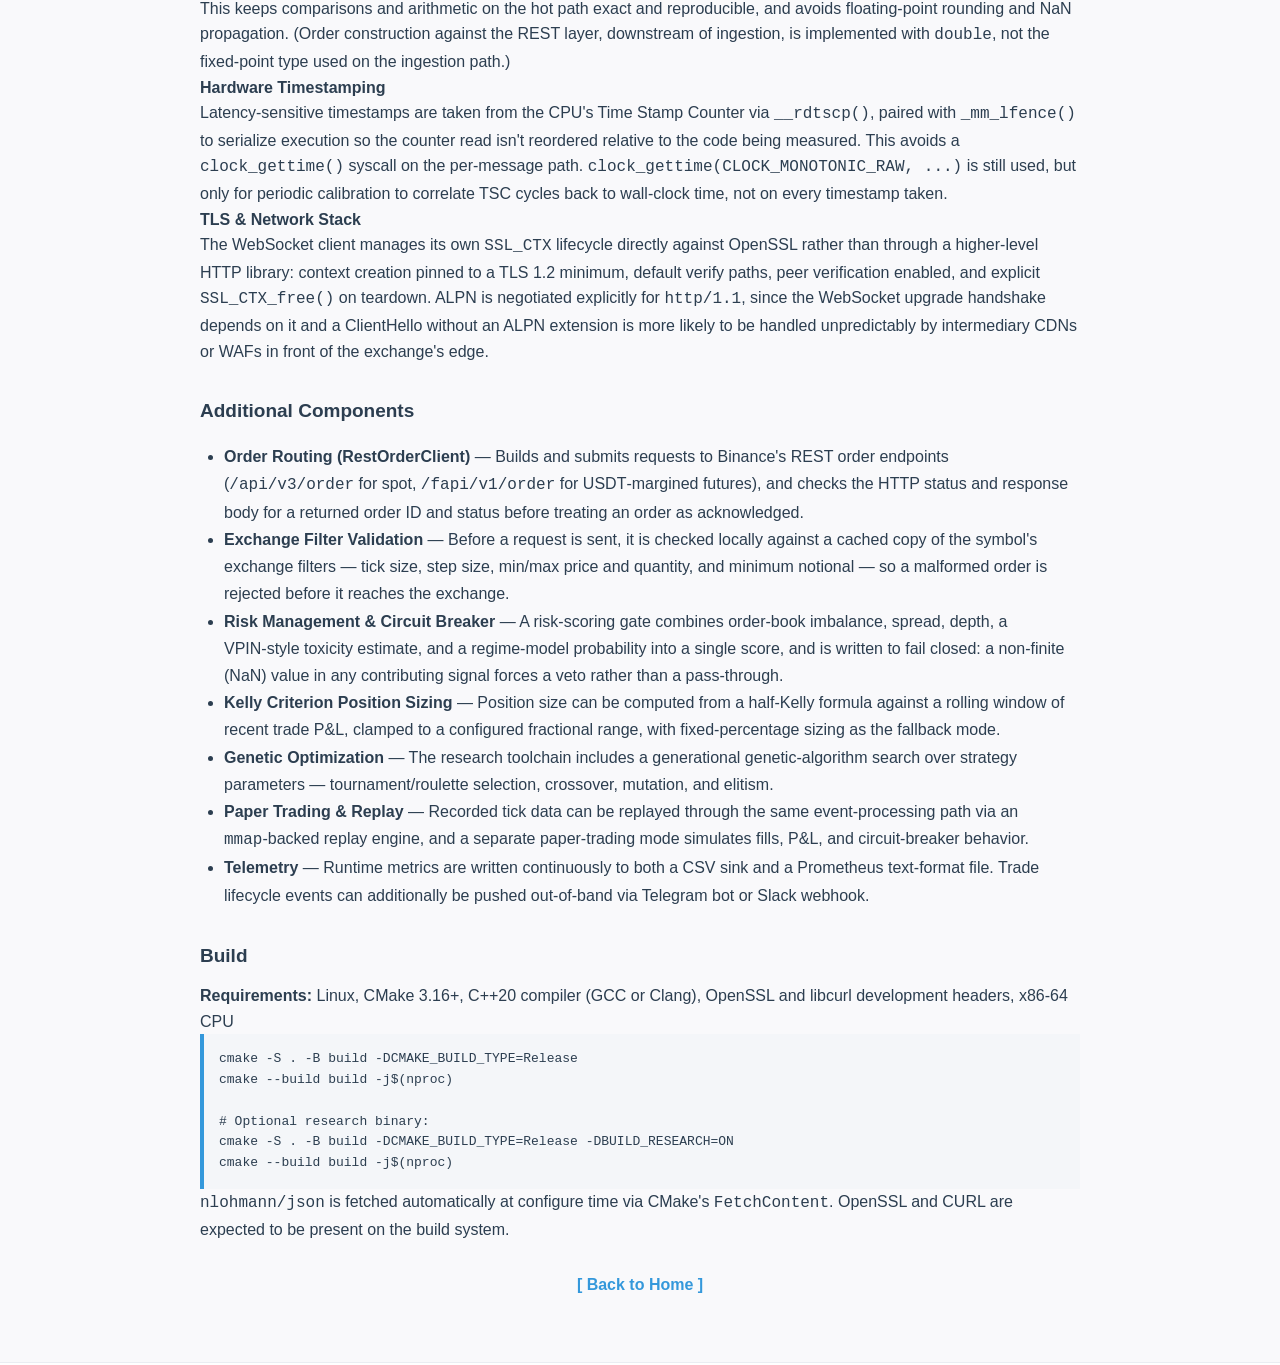
<file: surumler.html>
<!DOCTYPE html>
<html lang="en">
<head>
    <meta charset="UTF-8">
    <meta name="viewport" content="width=device-width, initial-scale=1.0">
    <title>KUSAK Ltd. | kusak-infra Versions</title>
    <meta name="description" content="KUSAK-INFRA version history, lock-free HFT infrastructure and README archive. Open-source releases by Yunus Kuşak.">
    <link rel="stylesheet" href="style.css">

    
    <script type="application/ld+json">
    {
      "@context": "https://schema.org",
      "@type": "SoftwareSourceCode",
      "name": "KUSAK-INFRA",
      "author": {
        "@type": "Person",
        "name": "Yunus Kuşak",
        "url": "https://yunuskusak.cloud"
      },
      "codeRepository": "https://github.com/yunuskusak/kusak-infra.git",
      "programmingLanguage": "C++",
      "description": "High-frequency trading infrastructure with lock-free architecture and sub-millisecond latency.",
      "publisher": {
        "@type": "Organization",
        "name": "KUSAK Ltd.",
        "url": "https://kusak.uk"
      }
    }
    </script>
</head>
<body>

    <header class="site-header">
        <h1>KUSAK LTD</h1>
        <p>Deterministic execution. Zero compromise.</p>
    </header>

    <nav>
        <a href="index.html">Home</a>
        <a href="surumler.html">kusak-infra</a>
        <a href="yyy.html">YYY</a>
        <a href="neta-leo.html">NETA LEO</a>
        <a href="founder.html">Who is Yunus Kuşak</a>
    </nav>

    <div class="container">

        <h2>kusak-infra Versions</h2>

        <div class="kart-kutu" style="background-color: #f8fafc;">
            <p>
                <b>Quick Access:</b><br>
                <a href="#v30">Release 30 — Open Source</a> &nbsp;|&nbsp;
                <a href="#v71">Release 71 — Closed Source</a>
            </p>
        </div>

        <hr>

       
        <a name="v30"></a>
        <h2>Release 30 — Lock‑Free HFT Infrastructure Prototype <span style="font-size: 14px; color: #27ae60; font-weight: bold;">[Open Source]</span></h2>
        <p><strong>Release Date:</strong> 10 May 2026 &nbsp;|&nbsp; <strong>Status:</strong> Public on GitHub</p>
        <p><strong>Repository:</strong> <a href="https://github.com/yunuskusak/kusak-infra.git" target="_blank">https://github.com/yunuskusak/kusak-infra.git</a></p>

        <div class="kart-kutu">
            <p><strong>C++17 · Binance WebSocket · SPSC Ring Buffer · Sub‑millisecond Latency</strong></p>
            <p>
                <strong>KUSAK-INFRA</strong> is the open-source infrastructure core of KUSAK — an algorithmic trading bot / HFT engine built on Binance.
                Written in C++17 with lock‑free architecture, sub‑millisecond latency, and zero heap allocations on the hot path.
                Built by <a href="https://yunuskusak.cloud" target="_blank">Kusak Ltd.</a>
            </p>
            <p>
                This is the first public release of the infrastructure layer that powers KUSAK — a proprietary high‑frequency trading engine built and operated by Kusak Ltd.
                We are open‑sourcing this specific version because it represents the raw engineering foundation: how we connect, how we measure, and how we move data without locks.
                It does not contain any trading strategy, signal generation, or alpha logic.
            </p>
        </div>

        <h3>What This Is</h3>
        <p>
            KUSAK V30 is a <strong>hardware‑aware, lock‑free market data pipeline</strong> for Binance's WebSocket API. It was the first version where we replaced every mutex, every <code>std::queue</code>, and every <code>sleep_for</code> with deterministic, allocation‑free primitives.
        </p>
        <p>
            The result: a single C++17 translation unit that ingests live market data, processes it through a lock‑free SPSC ring buffer, and dispatches it to a strategy thread — with no heap allocations on the hot path and nanosecond‑resolution timestamps.
        </p>
        <p><em>This is the engine chassis. The direction it drives is not included.</em></p>

        <h3>Architecture</h3>
        <pre style="background: #f4f6f9; padding: 15px; border-left: 4px solid #3498DB; overflow-x: auto; font-family: 'Courier New', monospace; font-size: 13px;">
Binance WebSocket (TLS/SSL)
        │
        ▼
  TLSSocket (poll‑based, OpenSSL)
        │
        ▼
 SpscRing&lt;MarketEvent&gt;          ← lock‑free, alignas(64), zero heap
        │
        ▼
  Strategy Thread               ← reads events, no blocking calls
        │
        ▼
 OrderChannel (mutex+queue)     ← V30 bottleneck, later replaced
        │
        ▼
  Order Thread → Binance REST</pre>

        <h3>Core Components</h3>
        <ul>
            <li><strong>SpscRing&lt;N&gt;</strong> — Single‑Producer Single‑Consumer Ring Buffer. No mutex. No condition variable. No heap allocation. Cache‑line aligned atomics with explicit <code>memory_order_acquire</code> / <code>memory_order_release</code> semantics.</li>
            <li><strong>LogRing&lt;N&gt;</strong> — Async Logging Pipeline. All I/O is off the hot path. Log messages are pushed to a second SPSC ring. A dedicated log thread drains it.</li>
            <li><strong>FORCE_INLINE + Branch Prediction Hints</strong> — Every function in the hot path is force‑inlined. Branch prediction hints are applied at every conditional that has a known dominant path.</li>
            <li><strong>Monotonic Nanosecond Timestamps</strong> — Uses <code>CLOCK_MONOTONIC_RAW</code> to bypass NTP adjustments. All latency measurements in this codebase use this, not <code>std::chrono</code>.</li>
            <li><strong>TLS WebSocket Client</strong> — Header‑only Binance WebSocket client built on raw OpenSSL. Supports full TLS handshake, reconnect with exponential backoff, AggTrade and BookTicker stream parsing.</li>
        </ul>

        <h3>Known Bottlenecks in This Version</h3>
        <p><em>This is a prototype. We are publishing it with its flaws intact because hiding them would be dishonest.</em></p>
        <ol>
            <li><strong>Order channel uses <code>std::mutex</code> + <code>std::queue</code></strong> — primary latency bottleneck. Later replaced with lock‑free <code>OrderSpscRing</code>.</li>
            <li><strong>WebSocket uses <code>poll()</code> with 200ms timeout</strong> — later moved to <code>epoll</code> with edge‑triggered mode.</li>
            <li><strong><code>std::chrono::steady_clock</code> in cooldown logic</strong> — later replaced with atomic nanosecond counters using <code>CLOCK_MONOTONIC_RAW</code>.</li>
            <li><strong><code>std::string</code> in order parameters</strong> — later replaced with stack‑allocated <code>FixedString&lt;N&gt;</code>.</li>
        </ol>

        <h3>What Is NOT in This Repository</h3>
        <ul>
            <li>Any signal generation logic</li>
            <li>Order Book Imbalance (OBI) calculations</li>
            <li>VPIN‑based direction decisions</li>
            <li>Regime classification logic</li>
            <li>Parameter optimization results</li>
            <li>Backtest data or performance statistics</li>
        </ul>

        <h3>Build</h3>
        <p><strong>Requirements:</strong> GCC 11+ or Clang 14+, CMake 3.20+, OpenSSL 3.x, libcurl</p>
        <pre style="background: #f4f6f9; padding: 15px; border-left: 4px solid #3498DB; overflow-x: auto; font-family: 'Courier New', monospace; font-size: 13px;">
git clone https://github.com/yunuskusak/kusak-infra.git
cd kusak-infra
mkdir build && cd build
cmake .. -DCMAKE_BUILD_TYPE=Release
make -j$(nproc)</pre>
        <p><strong>Configuration:</strong> Copy <code>kusak_config.json.example</code> to <code>kusak_config.json</code>. Set <code>dry_run: true</code> before connecting to any live exchange.</p>

        <h3>Why We're Publishing This</h3>
        <p>First: the C++ HFT community has a culture of hiding infrastructure behind NDAs and mythology. Most "HFT" code on GitHub is neither high‑frequency nor production‑grade. We wanted to show what a real first iteration looks like — including the parts that are wrong.</p>
        <p>Second: recruiting. If you read this codebase and immediately understand why <code>poll()</code> is wrong here, why <code>std::queue</code> with a mutex is unacceptable on this path, and what the correct fix is — we would like to talk to you.</p>

        <h3>License</h3>
        <p>MIT. Use it, study it, improve it. The only thing we ask: if you build something that makes money using ideas from this codebase, consider that it took us considerably more than one evening to get here.</p>

        <p style="text-align: right; font-style: italic; color: #7f8c8d;">Kusak Ltd. — Building deterministic execution infrastructure.</p>

        <hr>

     
        <a name="v71"></a>
        <h2>Release 71 — Low‑Latency Market‑Data Ingestion &amp; Order‑Routing Engine <span style="font-size: 14px; color: #c0392b; font-weight: bold;">[Closed Source]</span></h2>
        <p><strong>Release Date:</strong> 10 May 2026 &nbsp;|&nbsp; <strong>Status:</strong> Internal — README public, source closed</p>

        <div class="kart-kutu">
            <p><strong>Low‑latency market‑data ingestion and order‑routing engine for Binance, written in C++20.</strong></p>
            <p>
                KUSAK-INFRA V71 is a market‑data ingestion and order‑routing engine for centralized cryptocurrency exchanges,
                built against Binance's Spot and USDT‑margined Futures REST and WebSocket APIs. The problem it addresses is
                narrow and specific: turn a public WebSocket feed into a parsed, timestamped, risk‑evaluated event stream
                with deterministic, low‑overhead processing, and route the resulting decisions through an order path that
                validates against exchange constraints before anything reaches the network.
            </p>
            <p>
                C++20 is used for concrete reasons visible in the codebase, not just general performance.
                <code>std::span</code> is used throughout the backtesting, walk‑forward, and buffer‑handling code as a
                non‑owning, bounds‑aware view over tick data, replacing raw pointer/length pairs at those interfaces.
                The standardized <code>[[likely]]</code>/<code>[[unlikely]]</code> attributes are used on several hot paths
                as a portable alternative to compiler‑specific branch hints. Combined with manual control over memory layout,
                atomics, and object lifetime, this gives the ingestion path predictable behavior without a managed runtime's
                allocation or collection pauses.
            </p>
            <p>
                The design keeps three concerns structurally separate: a low‑latency ingestion core that owns parsing and
                timing, a risk/execution layer that gates and routes orders, and an offline research toolchain — a separate,
                opt‑in build target — used for backtesting and parameter search before any change reaches the live path.
            </p>
        </div>

        <h3>Architecture Status</h3>
        <p>
            The build produces two independent targets. <code>kusak_v71</code>, built by default, is the live engine:
            it owns the complete path from WebSocket ingestion through risk scoring to order submission, including a
            <code>RestOrderClient</code> instance held as <code>live_order_client</code>. Its current operating configuration
            runs with <code>dry_run</code> enabled against Binance's production endpoints (<code>testnet=false</code>) —
            market data, account state, and exchange filters are read live, and order requests are constructed, signed,
            and risk‑scored through the same code path a submitted order would take, but transmission is gated behind the
            dry_run flag. This is a validation policy, not a stand‑in for missing functionality.
        </p>
        <p>
            A second, opt‑in target (<code>research</code>, built via <code>-DBUILD_RESEARCH=ON</code>) is a separate binary
            covering backtesting, parameter optimization, and paper trading against recorded or replayed data. It does not
            touch the live order path.
        </p>

        <h3>Low‑Latency Ingestion Core</h3>

        <h4>Zero‑Copy Ring Buffer</h4>
        <p>
            The WebSocket receive buffer is a virtual‑memory‑mirrored ring: an anonymous file descriptor from
            <code>memfd_create()</code> is mapped twice, via two consecutive <code>mmap()</code> calls, onto the same
            backing pages at adjacent virtual addresses. This produces one contiguous address range of size
            <code>2×capacity</code>, so a read that would otherwise need to wrap around the end of the buffer instead
            continues transparently into the mirrored second mapping. The parser never special‑cases a wrap boundary and
            never calls <code>memcpy()</code>/<code>memmove()</code> to reassemble a split message. The
            <code>memfd_create()</code> + double‑<code>mmap()</code> setup happens once, at construction; nothing on the
            steady‑state receive path allocates or remaps memory.
        </p>

        <h4>Branchless DFA Parser</h4>
        <p>
            Incoming WebSocket payloads (<code>aggTrade</code>, <code>bookTicker</code>, depth updates) are parsed by
            hand‑written, single‑pass state‑machine parsers rather than a general‑purpose JSON library. Each parser walks
            the input once, character by character, using masked and XOR‑based conditional updates in place of
            <code>if</code>/<code>else</code> branching on the digit‑accumulation path; the loop contains exactly one
            branch, used only to detect the terminating character. No heap allocation occurs on this path — no
            <code>std::string</code>, <code>std::vector</code>, or <code>new</code>/<code>malloc</code>. General‑purpose
            JSON parsing (<code>nlohmann::json</code>) is still used elsewhere in the system, for lower‑frequency REST
            traffic such as exchange metadata and order acknowledgements, where the latency budget is different.
        </p>

        <h4>Fixed‑Point Numeric Model</h4>
        <p>
            Prices and quantities on the ingestion path are represented as <code>int64_t</code>, scaled by
            <code>10^8</code>, rather than <code>double</code>. The parser accumulates integer and fractional digits
            separately and combines them with a lookup‑table scale factor once eight fractional digits have been consumed;
            digits beyond the eighth are discarded through the same branchless mask rather than a separate truncation
            check, closing a prior failure mode where a ninth digit could silently shift the scale of the resulting value.
            This keeps comparisons and arithmetic on the hot path exact and reproducible, and avoids floating‑point rounding
            and NaN propagation. (Order construction against the REST layer, downstream of ingestion, is implemented with
            <code>double</code>, not the fixed‑point type used on the ingestion path.)
        </p>

        <h4>Hardware Timestamping</h4>
        <p>
            Latency‑sensitive timestamps are taken from the CPU's Time Stamp Counter via <code>__rdtscp()</code>, paired
            with <code>_mm_lfence()</code> to serialize execution so the counter read isn't reordered relative to the code
            being measured. This avoids a <code>clock_gettime()</code> syscall on the per‑message path.
            <code>clock_gettime(CLOCK_MONOTONIC_RAW, ...)</code> is still used, but only for periodic calibration to
            correlate TSC cycles back to wall‑clock time, not on every timestamp taken.
        </p>

        <h4>TLS &amp; Network Stack</h4>
        <p>
            The WebSocket client manages its own <code>SSL_CTX</code> lifecycle directly against OpenSSL rather than through
            a higher‑level HTTP library: context creation pinned to a TLS 1.2 minimum, default verify paths, peer
            verification enabled, and explicit <code>SSL_CTX_free()</code> on teardown. ALPN is negotiated explicitly for
            <code>http/1.1</code>, since the WebSocket upgrade handshake depends on it and a ClientHello without an ALPN
            extension is more likely to be handled unpredictably by intermediary CDNs or WAFs in front of the exchange's
            edge.
        </p>

        <h3>Additional Components</h3>
        <ul>
            <li><strong>Order Routing (RestOrderClient)</strong> — Builds and submits requests to Binance's REST order endpoints (<code>/api/v3/order</code> for spot, <code>/fapi/v1/order</code> for USDT‑margined futures), and checks the HTTP status and response body for a returned order ID and status before treating an order as acknowledged.</li>
            <li><strong>Exchange Filter Validation</strong> — Before a request is sent, it is checked locally against a cached copy of the symbol's exchange filters — tick size, step size, min/max price and quantity, and minimum notional — so a malformed order is rejected before it reaches the exchange.</li>
            <li><strong>Risk Management &amp; Circuit Breaker</strong> — A risk‑scoring gate combines order‑book imbalance, spread, depth, a VPIN‑style toxicity estimate, and a regime‑model probability into a single score, and is written to fail closed: a non‑finite (NaN) value in any contributing signal forces a veto rather than a pass‑through.</li>
            <li><strong>Kelly Criterion Position Sizing</strong> — Position size can be computed from a half‑Kelly formula against a rolling window of recent trade P&amp;L, clamped to a configured fractional range, with fixed‑percentage sizing as the fallback mode.</li>
            <li><strong>Genetic Optimization</strong> — The research toolchain includes a generational genetic‑algorithm search over strategy parameters — tournament/roulette selection, crossover, mutation, and elitism.</li>
            <li><strong>Paper Trading &amp; Replay</strong> — Recorded tick data can be replayed through the same event‑processing path via an <code>mmap</code>‑backed replay engine, and a separate paper‑trading mode simulates fills, P&amp;L, and circuit‑breaker behavior.</li>
            <li><strong>Telemetry</strong> — Runtime metrics are written continuously to both a CSV sink and a Prometheus text‑format file. Trade lifecycle events can additionally be pushed out‑of‑band via Telegram bot or Slack webhook.</li>
        </ul>

        <h3>Build</h3>
        <p><strong>Requirements:</strong> Linux, CMake 3.16+, C++20 compiler (GCC or Clang), OpenSSL and libcurl development headers, x86‑64 CPU</p>
        <pre style="background: #f4f6f9; padding: 15px; border-left: 4px solid #3498DB; overflow-x: auto; font-family: 'Courier New', monospace; font-size: 13px;">
cmake -S . -B build -DCMAKE_BUILD_TYPE=Release
cmake --build build -j$(nproc)

# Optional research binary:
cmake -S . -B build -DCMAKE_BUILD_TYPE=Release -DBUILD_RESEARCH=ON
cmake --build build -j$(nproc)</pre>
        <p><code>nlohmann/json</code> is fetched automatically at configure time via CMake's <code>FetchContent</code>. OpenSSL and CURL are expected to be present on the build system.</p>

        <p style="text-align: center; margin-top: 30px;">
            <a href="index.html">[ Back to Home ]</a>
        </p>

    </div>

    <footer>
        <p>&copy; 2026 KUSAK Ltd. — Registered in England &amp; Wales. Deterministic execution. Zero compromise.</p>
    </footer>

</body>
</html>
</file>
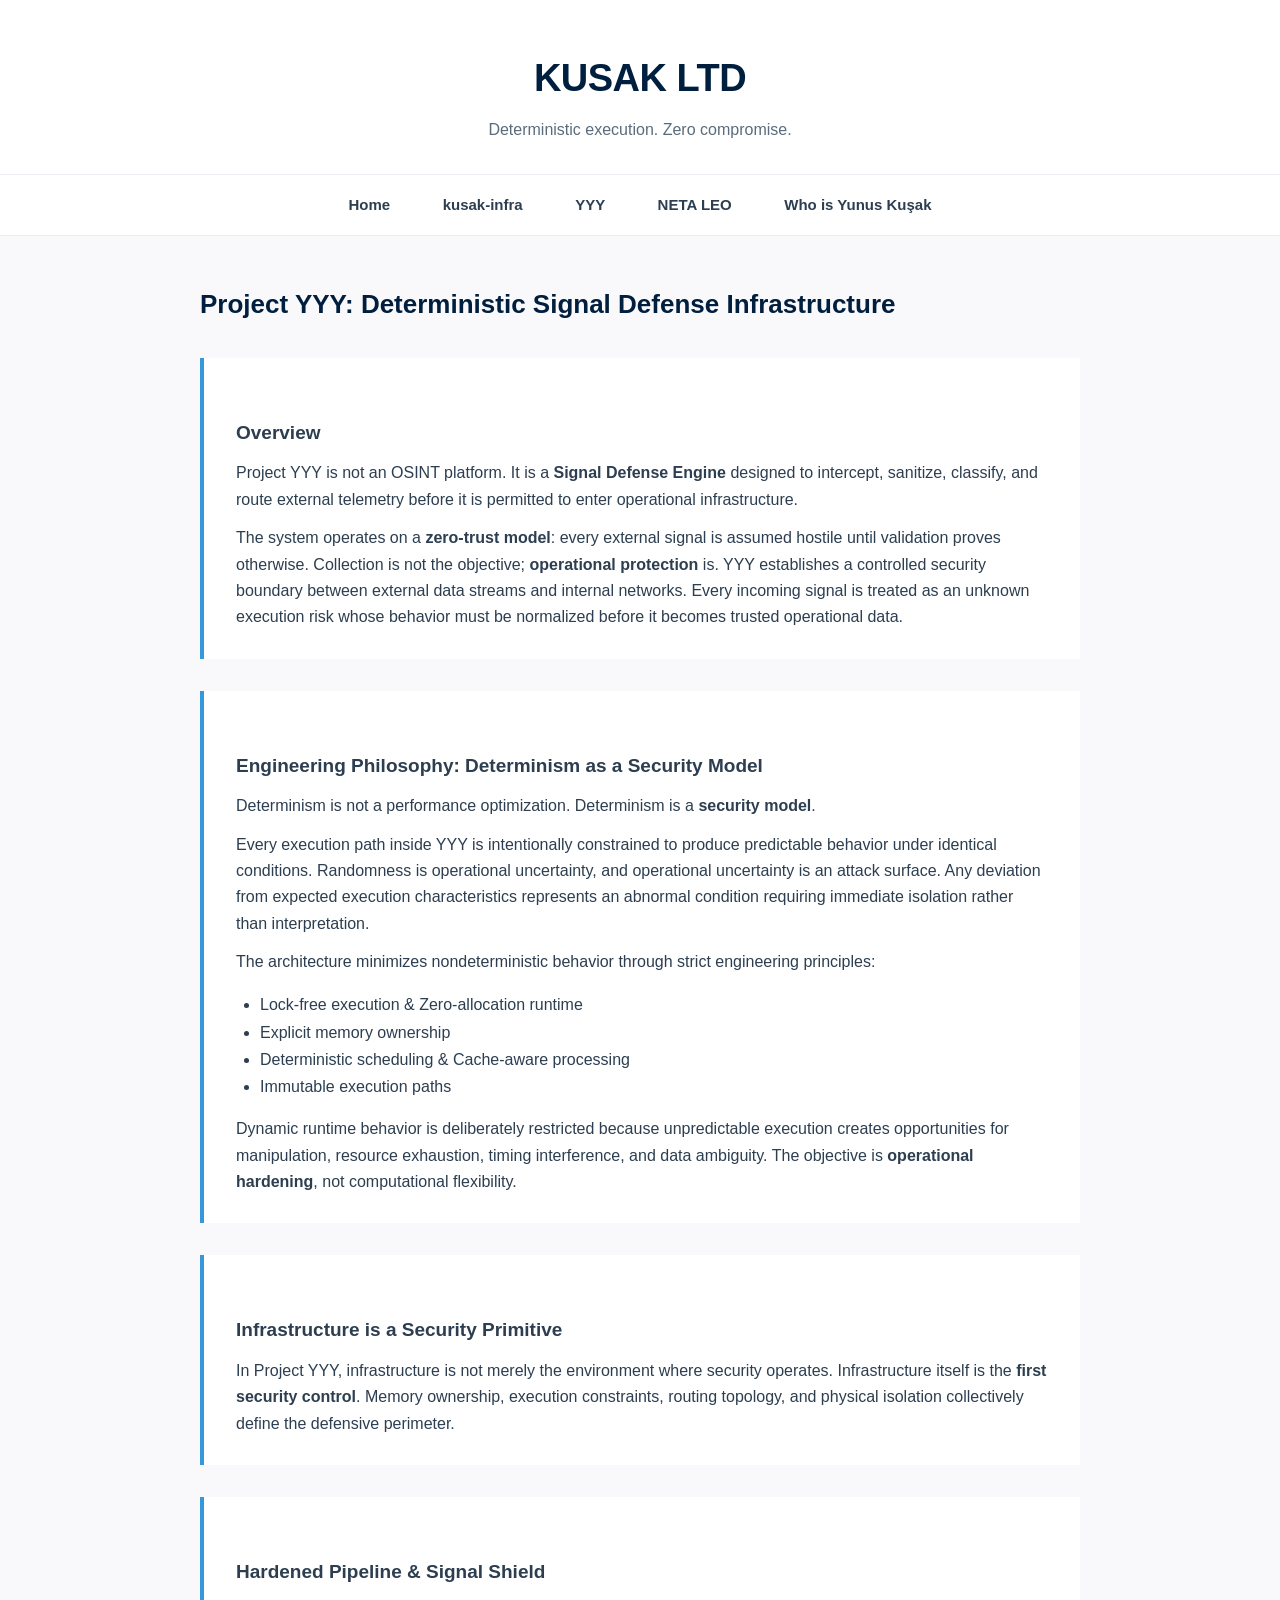
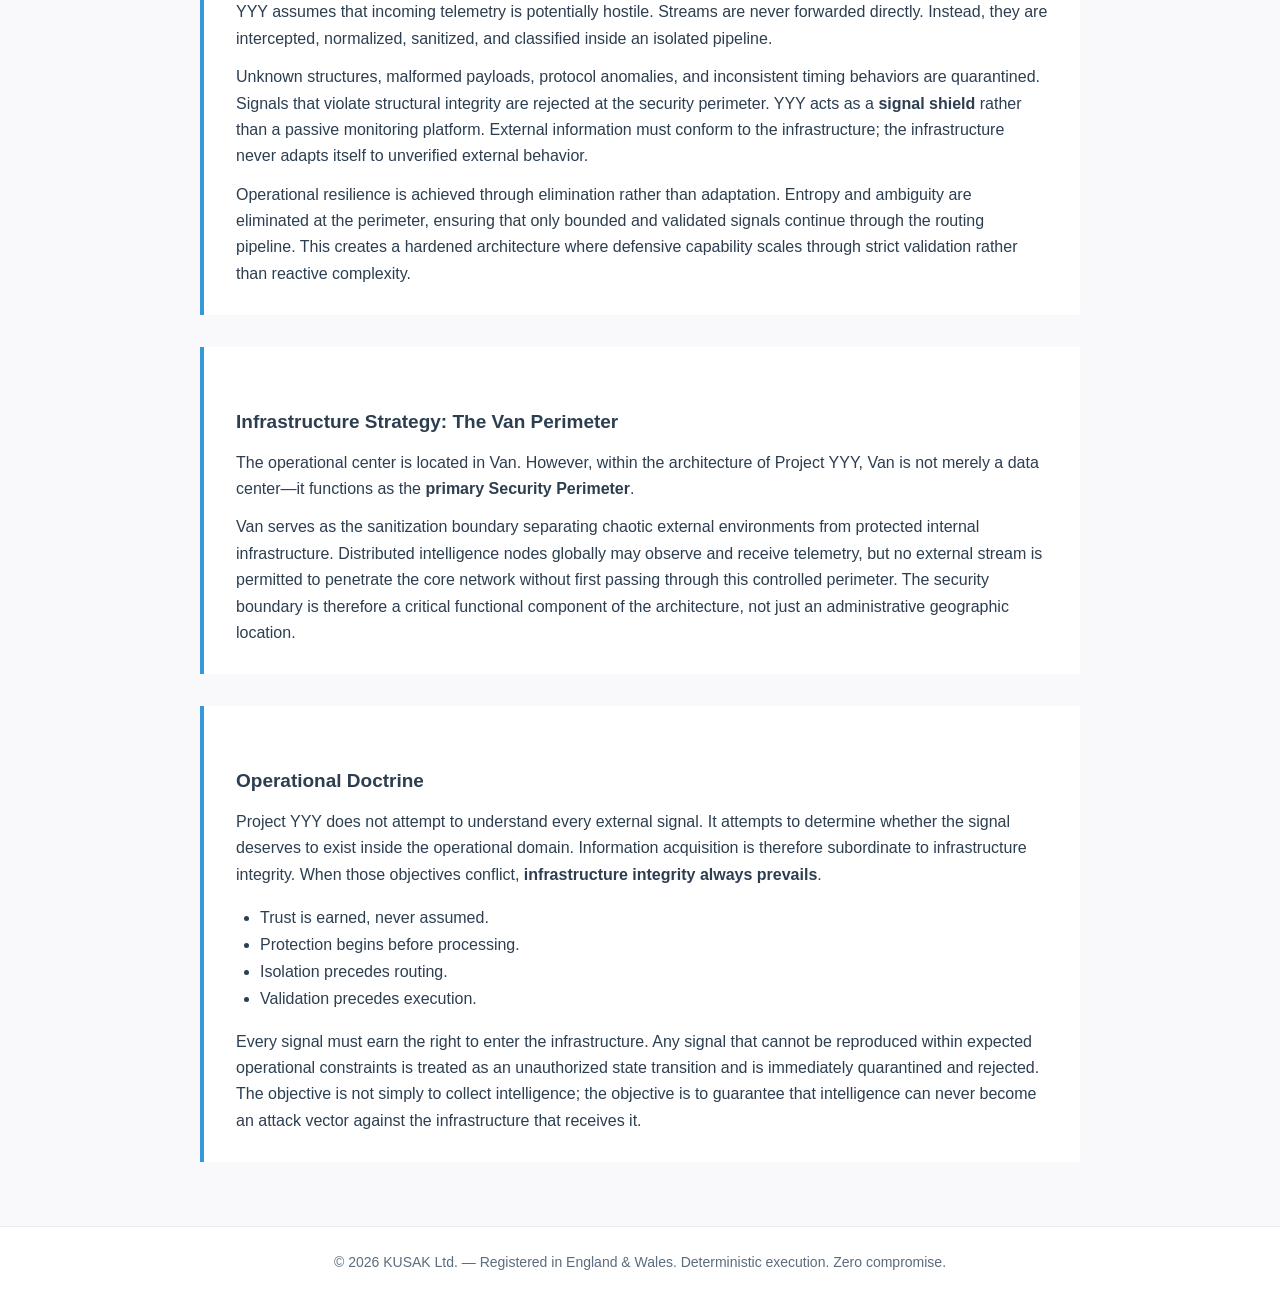
<file: yyy.html>
<!DOCTYPE html>
<html lang="en">
<head>
    <meta charset="UTF-8">
    <meta name="viewport" content="width=device-width, initial-scale=1.0">
    <title>KUSAK Ltd. | Project YYY — Signal Defense Infrastructure</title>
    <meta name="description" content="Project YYY by Kusak Ltd: A hardened Signal Defense Engine designed for zero-trust telemetry interception, sanitization, and deterministic routing.">
    <link rel="stylesheet" href="style.css">

    <script type="application/ld+json">
    {
      "@context": "https://schema.org",
      "@type": "TechArticle",
      "headline": "Project YYY: Deterministic Signal Defense Infrastructure",
      "description": "An operational security model using deterministic execution to sanitize and route external telemetry.",
      "author": {
        "@type": "Person",
        "name": "Yunus Kuşak",
        "url": "https://yunuskusak.cloud"
      },
      "publisher": {
        "@type": "Organization",
        "name": "KUSAK Ltd.",
        "url": "https://kusak.uk"
      },
      "keywords": [
        "Signal Defense", 
        "Zero-Trust Model", 
        "Deterministic Execution", 
        "Cybersecurity Infrastructure", 
        "Operational Hardening"
      ]
    }
    </script>
</head>
<body>
    <header class="site-header">
        <h1>KUSAK LTD</h1>
        <p>Deterministic execution. Zero compromise.</p>
    </header>
    <nav>
        <a href="index.html">Home</a>
        <a href="surumler.html">kusak-infra</a>
        <a href="yyy.html">YYY</a>
        <a href="neta-leo.html">NETA LEO</a>
        <a href="founder.html">Who is Yunus Kuşak</a>
    </nav>
    <section class="container">
        <h2>Project YYY: Deterministic Signal Defense Infrastructure</h2>

        <div class="kart-kutu">
            <h3>Overview</h3>
            <p>Project YYY is not an OSINT platform. It is a <strong>Signal Defense Engine</strong> designed to intercept, sanitize, classify, and route external telemetry before it is permitted to enter operational infrastructure.</p>
            <p>The system operates on a <strong>zero-trust model</strong>: every external signal is assumed hostile until validation proves otherwise. Collection is not the objective; <strong>operational protection</strong> is. YYY establishes a controlled security boundary between external data streams and internal networks. Every incoming signal is treated as an unknown execution risk whose behavior must be normalized before it becomes trusted operational data.</p>
        </div>

        <div class="kart-kutu">
            <h3>Engineering Philosophy: Determinism as a Security Model</h3>
            <p>Determinism is not a performance optimization. Determinism is a <strong>security model</strong>.</p>
            <p>Every execution path inside YYY is intentionally constrained to produce predictable behavior under identical conditions. Randomness is operational uncertainty, and operational uncertainty is an attack surface. Any deviation from expected execution characteristics represents an abnormal condition requiring immediate isolation rather than interpretation.</p>
            <p>The architecture minimizes nondeterministic behavior through strict engineering principles:</p>
            <ul>
                <li>Lock-free execution & Zero-allocation runtime</li>
                <li>Explicit memory ownership</li>
                <li>Deterministic scheduling & Cache-aware processing</li>
                <li>Immutable execution paths</li>
            </ul>
            <p>Dynamic runtime behavior is deliberately restricted because unpredictable execution creates opportunities for manipulation, resource exhaustion, timing interference, and data ambiguity. The objective is <strong>operational hardening</strong>, not computational flexibility.</p>
        </div>

        <div class="kart-kutu">
            <h3>Infrastructure is a Security Primitive</h3>
            <p>In Project YYY, infrastructure is not merely the environment where security operates. Infrastructure itself is the <strong>first security control</strong>. Memory ownership, execution constraints, routing topology, and physical isolation collectively define the defensive perimeter.</p>
        </div>

        <div class="kart-kutu">
            <h3>Hardened Pipeline & Signal Shield</h3>
            <p>YYY assumes that incoming telemetry is potentially hostile. Streams are never forwarded directly. Instead, they are intercepted, normalized, sanitized, and classified inside an isolated pipeline.</p>
            <p>Unknown structures, malformed payloads, protocol anomalies, and inconsistent timing behaviors are quarantined. Signals that violate structural integrity are rejected at the security perimeter. YYY acts as a <strong>signal shield</strong> rather than a passive monitoring platform. External information must conform to the infrastructure; the infrastructure never adapts itself to unverified external behavior.</p>
            <p>Operational resilience is achieved through elimination rather than adaptation. Entropy and ambiguity are eliminated at the perimeter, ensuring that only bounded and validated signals continue through the routing pipeline. This creates a hardened architecture where defensive capability scales through strict validation rather than reactive complexity.</p>
        </div>

        <div class="kart-kutu">
            <h3>Infrastructure Strategy: The Van Perimeter</h3>
            <p>The operational center is located in Van. However, within the architecture of Project YYY, Van is not merely a data center—it functions as the <strong>primary Security Perimeter</strong>.</p>
            <p>Van serves as the sanitization boundary separating chaotic external environments from protected internal infrastructure. Distributed intelligence nodes globally may observe and receive telemetry, but no external stream is permitted to penetrate the core network without first passing through this controlled perimeter. The security boundary is therefore a critical functional component of the architecture, not just an administrative geographic location.</p>
        </div>

        <div class="kart-kutu">
            <h3>Operational Doctrine</h3>
            <p>Project YYY does not attempt to understand every external signal. It attempts to determine whether the signal deserves to exist inside the operational domain. Information acquisition is therefore subordinate to infrastructure integrity. When those objectives conflict, <strong>infrastructure integrity always prevails</strong>.</p>
            <ul>
                <li>Trust is earned, never assumed.</li>
                <li>Protection begins before processing.</li>
                <li>Isolation precedes routing.</li>
                <li>Validation precedes execution.</li>
            </ul>
            <p>Every signal must earn the right to enter the infrastructure. Any signal that cannot be reproduced within expected operational constraints is treated as an unauthorized state transition and is immediately quarantined and rejected. The objective is not simply to collect intelligence; the objective is to guarantee that intelligence can never become an attack vector against the infrastructure that receives it.</p>
        </div>
    </section>
    <footer>
        <p>&copy; 2026 KUSAK Ltd. — Registered in England &amp; Wales. Deterministic execution. Zero compromise.</p>
    </footer>
</body>
</html>
</file>
<file: style.css>
* {
  margin: 0;
  padding: 0;
}

body {
  background-color: #F9F9FB;
  color: #2C3E50;
  font-family: 'Inter', 'Segoe UI', 'Roboto', Arial, Verdana, sans-serif;
  font-size: 16px;
  line-height: 1.6;
}

.site-header {
  background-color: #FFFFFF;
  padding: 48px 24px 32px 24px;
  text-align: center;
  border-bottom: 1px solid #EAEDF2;
}

.site-header h1 {
  color: #001F3F;
  font-size: 38px;
  font-weight: bold;
  letter-spacing: -0.5px;
  margin-bottom: 8px;
}

.site-header p {
  color: #5A6C7D;
  font-size: 16px;
}

nav {
  background-color: #FFFFFF;
  padding: 0;
  text-align: center;
  border-bottom: 1px solid #EAEDF2;
}

nav a {
  display: inline-block;
  color: #2C3E50;
  text-decoration: none;
  padding: 18px 24px;
  font-size: 15px;
  font-weight: bold;
}

nav a:hover {
  color: #3498DB;
  background-color: #F0F4F8;
}

.container {
  width: 880px;
  margin: 48px auto;
  padding: 0 24px;
}

h2 {
  color: #001F3F;
  font-size: 26px;
  font-weight: bold;
  margin-top: 48px;
  margin-bottom: 20px;
}

h3 {
  color: #2C3E50;
  font-size: 19px;
  font-weight: bold;
  margin-top: 32px;
  margin-bottom: 12px;
}

hr {
  border: none;
  border-top: 1px solid #EAEDF2;
  margin: 40px 0;
}

a {
  color: #3498DB;
  text-decoration: none;
  font-weight: bold;
}

a:hover {
  color: #001F3F;
  text-decoration: underline;
}

ul, ol {
  padding-left: 24px;
  margin: 16px 0;
  line-height: 1.7;
  color: #2C3E50;
}

table {
  border-collapse: collapse;
  width: 100%;
  margin: 32px 0;
  background-color: transparent;
  border: 1px solid #E1E6EC;
}

th {
  background-color: #F0F4F8;
  color: #001F3F;
  padding: 14px 16px;
  text-align: left;
  font-weight: bold;
  font-size: 14px;
  letter-spacing: 0.3px;
  border-bottom: 1px solid #E1E6EC;
}

td {
  padding: 12px 16px;
  border-bottom: 1px solid #F1F3F6;
  color: #2C3E50;
  background-color: #FFFFFF;
  vertical-align: middle;
  font-size: 15px;
}

tr:last-child td {
  border-bottom: none;
}

tr:hover td {
  background-color: #F9FBFD;
}

.kart-kutu {
  background-color: #FFFFFF;
  border: none;
  border-left: 4px solid #3498DB;
  padding: 28px 32px;
  margin: 32px 0;
}

.kart-kutu p {
  margin-bottom: 12px;
  color: #2C3E50;
  line-height: 1.65;
}

.kart-kutu p:last-child {
  margin-bottom: 0;
}

.form-satir {
  margin-bottom: 28px;
}

label {
  display: block;
  color: #001F3F;
  font-weight: bold;
  font-size: 15px;
  margin-bottom: 8px;
}

input[type="text"],
input[type="password"],
input[type="email"],
textarea {
  width: 100%;
  max-width: 600px;
  background-color: #FFFFFF;
  border: 1px solid #DDE1E7;
  color: #2C3E50;
  padding: 12px 16px;
  font-family: inherit;
  font-size: 16px;
}

input:focus,
textarea:focus {
  border-color: #3498DB;
  outline: none;
  background-color: #F5FAFF;
}

textarea {
  vertical-align: top;
}

input[type="submit"],
input[type="reset"] {
  background-color: #3498DB;
  color: #FFFFFF;
  border: none;
  padding: 12px 32px;
  font-family: inherit;
  font-size: 16px;
  font-weight: bold;
  margin-right: 12px;
}

input[type="reset"] {
  background-color: #E1E6EC;
  color: #2C3E50;
}

input[type="submit"]:hover {
  background-color: #001F3F;
}

input[type="reset"]:hover {
  background-color: #CFD6DF;
}

input[type="checkbox"],
input[type="radio"] {
  margin-right: 8px;
}

.secenekler {
  line-height: 2;
}

.resim-alan {
  background-color: #FFFFFF;
  border: 1px solid #EAEDF2;
  display: inline-block;
  padding: 12px;
  margin: 12px;
  text-align: center;
  vertical-align: top;
  width: 240px;
}

.resim-alan p {
  color: #2C3E50;
  font-size: 14px;
  font-weight: bold;
  margin: 10px 0 0 0;
}

.resim-alan img {
  width: 100%;
  height: auto;
  background-color: #F0F4F8;
  display: block;
  border: 1px solid #EAEDF2;
}

.profil-resim {
  border: 2px solid #3498DB;
  padding: 3px;
  background-color: #FFFFFF;
}

.bilgi-tablosu,
.girisim-tablosu {
  background-color: transparent;
  border: none;
}

.bilgi-tablosu td,
.girisim-tablosu td {
  background-color: transparent;
}

.bilgi-etiket {
  background-color: #F0F4F8;
  width: 160px;
  color: #001F3F;
  font-weight: bold;
}

.bilgi-deger {
  background-color: #FFFFFF;
  color: #2C3E50;
}

footer {
  background-color: #FFFFFF;
  border-top: 1px solid #EAEDF2;
  text-align: center;
  padding: 24px;
  color: #5A6C7D;
  font-size: 14px;
  margin-top: 64px;
}

footer a {
  color: #3498DB;
  text-decoration: none;
  font-weight: bold;
}

footer a:hover {
  color: #001F3F;
}

.tesekkur-bolum {
  background-color: #FFFFFF;
  border: 1px solid #EAEDF2;
  padding: 32px 24px;
  margin-top: 40px;
  text-align: center;
}

.tesekkur-bolum h2 {
  color: #001F3F;
  margin-bottom: 20px;
}

.tesekkur-bolum h3 {
  color: #3498DB;
}

.tesekkur-bolum p {
  color: #2C3E50;
  max-width: 600px;
  margin: 0 auto 16px auto;
}

.tesekkur-bolum .isim-listesi {
  list-style: none;
  padding: 0;
  text-align: center;
}

.tesekkur-bolum .isim-listesi li {
  display: inline-block;
  margin: 6px 12px;
  font-weight: bold;
  color: #2C3E50;
}


.btn {
  display: inline-block;
  background-color: #3498DB;
  color: #FFFFFF;
  padding: 12px 28px;
  font-size: 0.95rem;
  font-weight: bold;
  text-decoration: none;
  margin-right: 12px;
  margin-bottom: 8px;
}

.btn:hover {
  background-color: #001F3F;
  color: #FFFFFF;
  text-decoration: none;
}

.btn-outline {
  background-color: transparent;
  border: 1px solid #3498DB;
  color: #3498DB;
}

.btn-outline:hover {
  background-color: #3498DB;
  color: #FFFFFF;
}

.grid-3 {
  display: grid;
  grid-template-columns: repeat(auto-fit, minmax(240px, 1fr));
  gap: 24px;
  margin: 32px 0;
}

.grid-3 .item {
  background-color: #FFFFFF;
  padding: 24px;
  border: 1px solid #EAEDF2;
}

.grid-3 .item h3 {
  color: #001F3F;
}

.grid-3 .item p {
  color: #5A6C7D;
  margin-bottom: 10px;
}

.contact-table {
  width: 100%;
  border-collapse: collapse;
  margin: 24px 0;
  background-color: transparent;
  border: 1px solid #E1E6EC;
}

.contact-table th {
  background-color: #F0F4F8;
  color: #001F3F;
  padding: 14px 16px;
  text-align: center;
  font-weight: bold;
  font-size: 14px;
  letter-spacing: 0.3px;
  border-bottom: 1px solid #E1E6EC;
}

.contact-table td {
  padding: 12px 16px;
  border-bottom: 1px solid #F1F3F6;
  color: #2C3E50;
  background-color: #FFFFFF;
  vertical-align: middle;
  font-size: 15px;
}

.contact-table tr:last-child td {
  border-bottom: none;
}

.contact-table tr:hover td {
  background-color: #F9FBFD;
}
</file>
